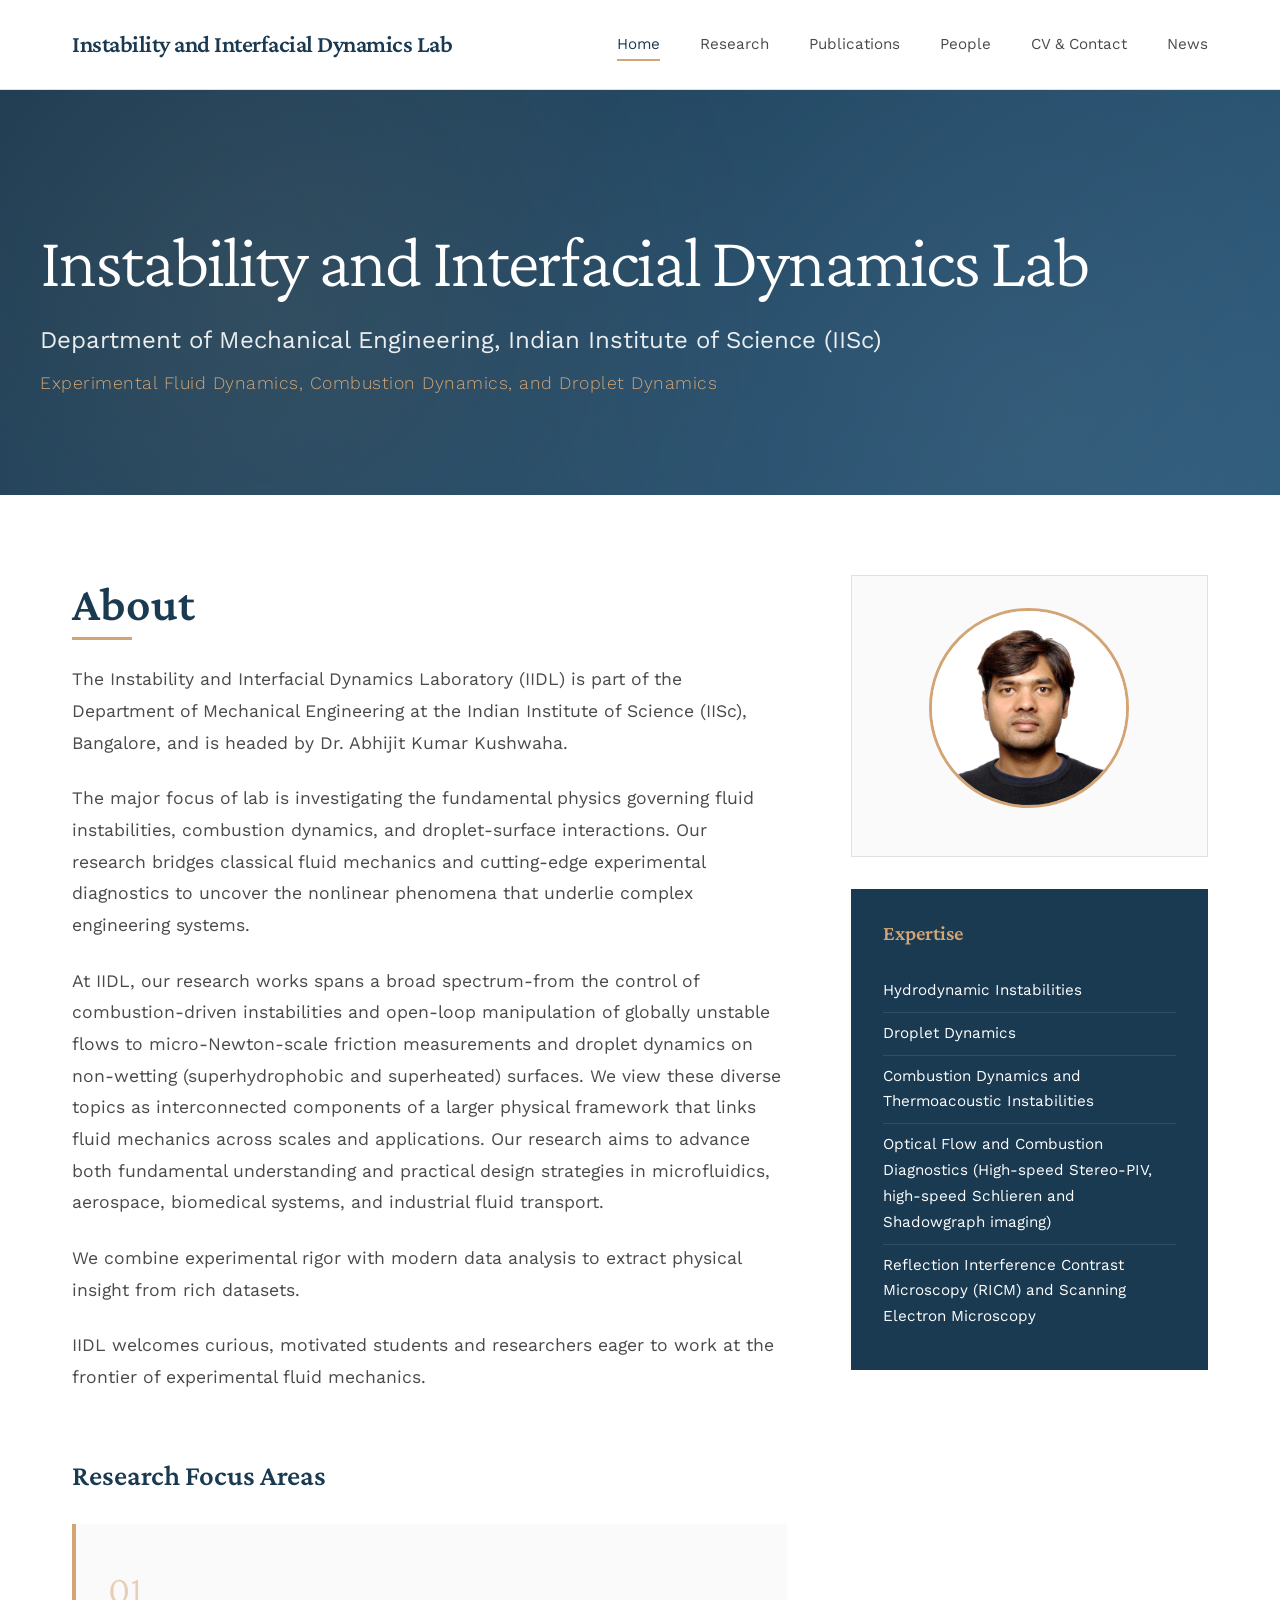
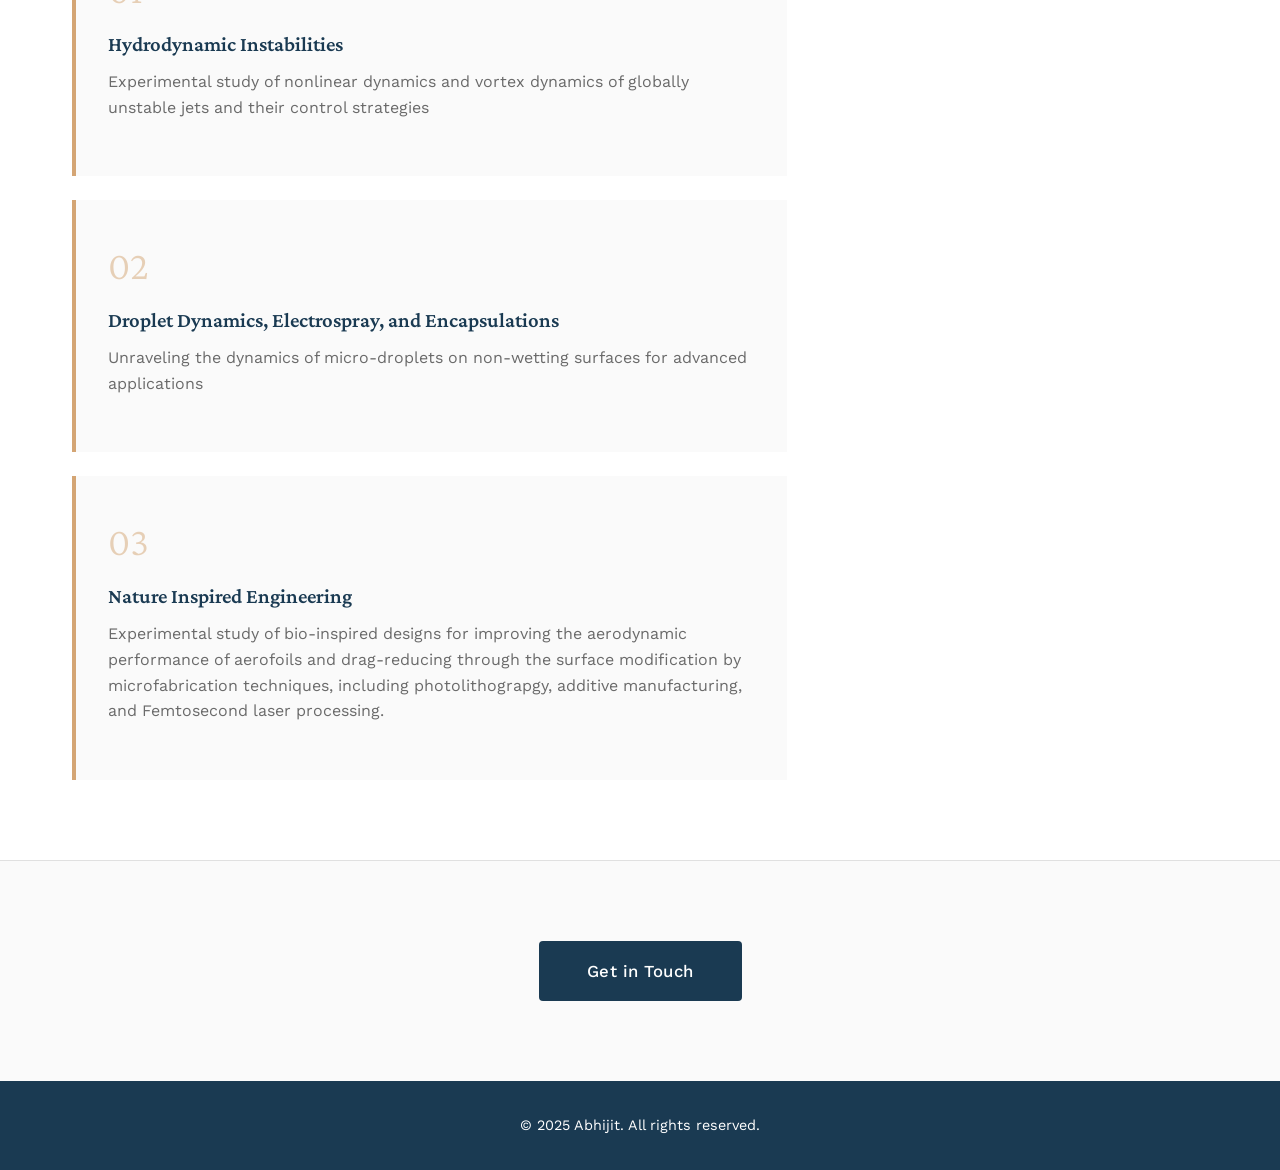
<file: index.html>
<!DOCTYPE html>
<html lang="en">
<head>
    <meta charset="UTF-8">
    <meta name="viewport" content="width=device-width, initial-scale=1.0">
    <title>Instability and Interfacial Dynamics Lab </title>
    <link rel="stylesheet" href="styles.css">
    <link rel="preconnect" href="https://fonts.googleapis.com">
    <link rel="preconnect" href="https://fonts.gstatic.com" crossorigin>
    <link href="https://fonts.googleapis.com/css2?family=Crimson+Pro:wght@300;400;600&family=Work+Sans:wght@300;400;500;600&display=swap" rel="stylesheet">
</head>
<body>
    <nav class="navbar">
        <div class="nav-container">
            <a href="index.html" class="nav-logo">Instability and Interfacial Dynamics Lab</a>
            <ul class="nav-menu">
                <li><a href="index.html" class="nav-link active">Home</a></li>
                <li><a href="research.html" class="nav-link">Research</a></li>
                <li><a href="publications.html" class="nav-link">Publications</a></li>
                <li><a href="people.html" class="nav-link active">People</a></li>               
                <li><a href="contact.html" class="nav-link">CV & Contact</a></li>
                <li><a href="news.html" class="nav-link">News</a></li>
            </ul>
        </div>
    </nav>

    <main>
        <section class="hero">
            <div class="hero-content">
                <div class="hero-text">
                    <h1 class="fade-in">Instability and Interfacial Dynamics Lab</h1>
                    <p class="subtitle fade-in-delay-1">Department of Mechanical Engineering, Indian Institute of Science (IISc) </p>
                    <p class="tagline fade-in-delay-2">Experimental Fluid Dynamics, Combustion Dynamics, and Droplet Dynamics</p>
                </div>
            </div>
        </section>

        <section class="about">
            <div class="container">
                <div class="about-grid">
                    <div class="about-content">
                        <h2>About</h2>
                        <p> The Instability and Interfacial Dynamics Laboratory (IIDL) is part of the Department of Mechanical Engineering at the Indian Institute of Science (IISc), Bangalore, and is headed by Dr. Abhijit Kumar Kushwaha.</p>
                        
                        <p> The major focus of lab is investigating the fundamental physics governing fluid instabilities, combustion dynamics, and droplet-surface interactions. Our research bridges classical fluid mechanics and cutting-edge experimental diagnostics to uncover the nonlinear phenomena that underlie complex engineering systems.</p>
                        
                        <p> At IIDL, our research works spans a broad spectrum-from the control of combustion-driven instabilities and open-loop manipulation of globally unstable flows to micro-Newton-scale friction measurements and droplet dynamics on non-wetting (superhydrophobic and superheated) surfaces. We view these diverse topics as interconnected components of a larger physical framework that links fluid mechanics across scales and applications. Our research aims to advance both fundamental understanding and practical design strategies in microfluidics, aerospace, biomedical systems, and industrial fluid transport.</p>
                        
                        <p> We combine experimental rigor with modern data analysis to extract physical insight from rich datasets.</p>
                        <p>IIDL welcomes curious, motivated students and researchers eager to work at the frontier of experimental fluid mechanics.</p>


                        <div class="research-highlights">
                            <h3>Research Focus Areas</h3>
                            <div class="highlight-cards">
                                <div class="highlight-card">
                                    <div class="card-number">01</div>
                                    <h4>Hydrodynamic Instabilities</h4>
                                    <p>Experimental study of nonlinear dynamics and vortex dynamics of globally unstable jets and their control strategies</p>

                                </div>
                                <div class="highlight-card">
                                    <div class="card-number">02</div>
                                    <h4>Droplet Dynamics, Electrospray, and Encapsulations</h4>
                                    <p>Unraveling the dynamics of micro-droplets on non-wetting surfaces for advanced applications</p>
                                </div>
                                <div class="highlight-card">
                                    <div class="card-number">03</div>
                                    <h4>Nature Inspired Engineering</h4>
                                    <p>Experimental study of bio-inspired designs for improving the aerodynamic performance of aerofoils and drag-reducing through the surface modification by microfabrication techniques, including photolithograpgy, additive
                                        manufacturing, and Femtosecond laser processing.</p>
                                </div>
                            </div>
                        </div>
                    </div>
                    
                    <div class="about-sidebar">
                        <div class="profile-card">
                            <div class="profile-image-placeholder">
                                <img src="abhii.jpg" alt="Abhijit Kumar Kushwaha - Professional Photo" style="width: 100%; height: 100%; object-fit: cover;">
                            </div>
                        </div>
                        
                        <div class="expertise-box">
                            <h4>Expertise</h4>
                            <ul>
                                <li>Hydrodynamic Instabilities</li>
                                <li>Droplet Dynamics</li>
                                <li>Combustion Dynamics and Thermoacoustic Instabilities</li>
                                <li>Optical Flow and Combustion Diagnostics (High-speed Stereo-PIV, high-speed Schlieren and Shadowgraph imaging)</li>
                                <li>Reflection Interference Contrast Microscopy (RICM) and Scanning Electron Microscopy</li>
                            </ul>
                        </div>
                    </div>
                </div>
            </div>
        </section>

        <section class="cta-section">
            <div class="container">
                <div class="cta-content">
                    <a href="contact.html" class="cta-button">Get in Touch</a>
                </div>
            </div>
        </section>
    </main>

    <footer>
        <div class="container">
            <p>&copy; 2025 Abhijit. All rights reserved.</p>
        </div>
    </footer>

    <script src="script.js"></script>
</body>
</html>
</file>
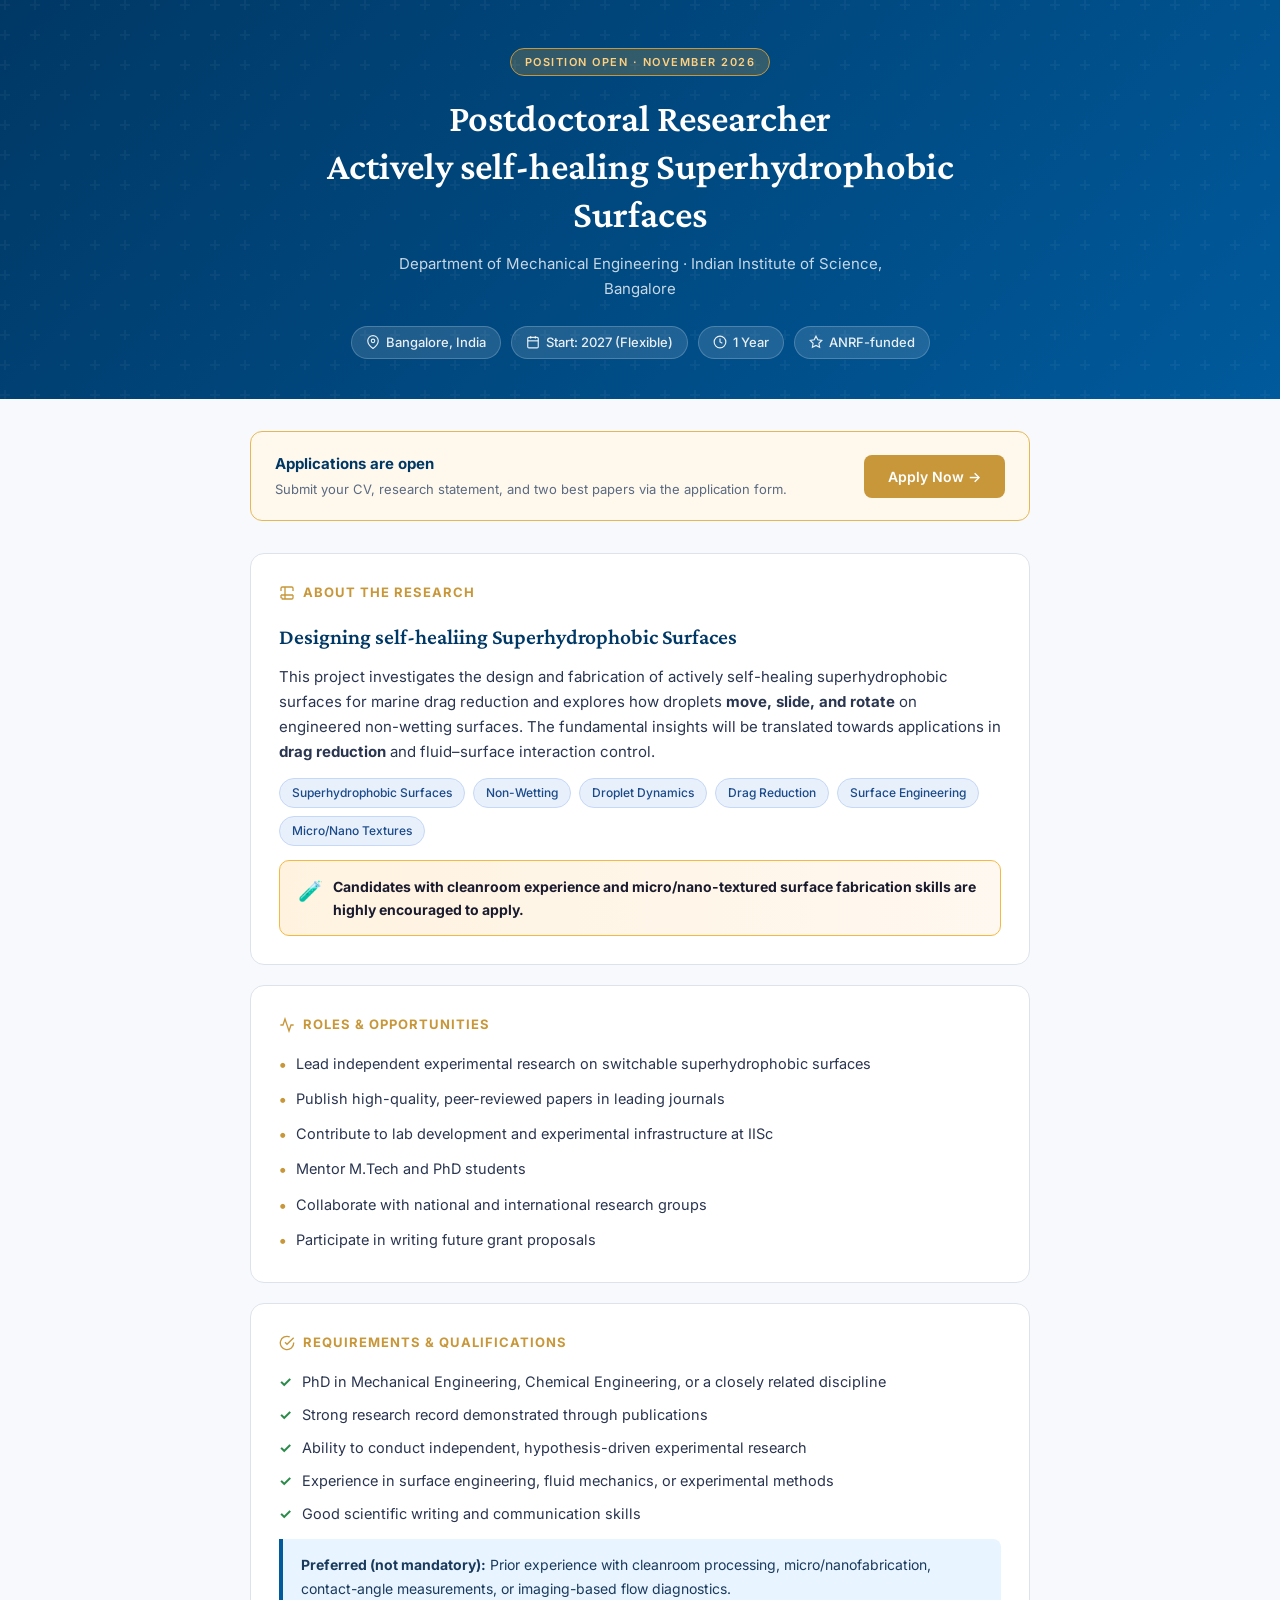
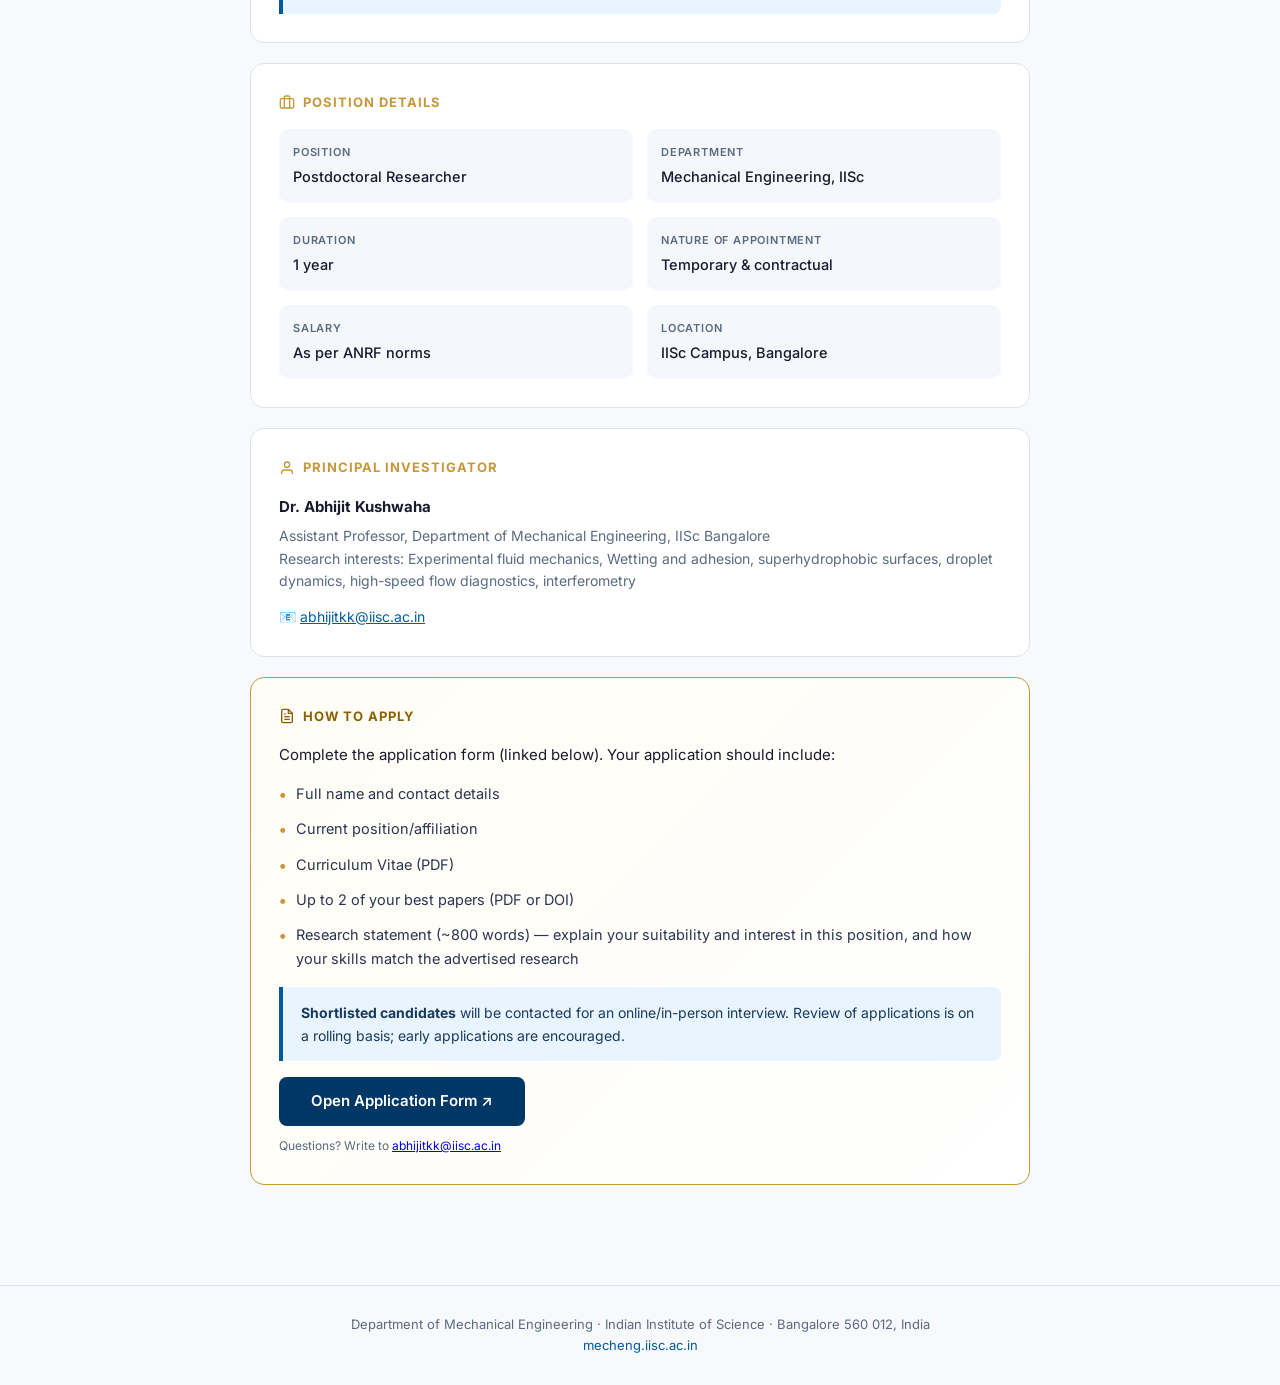
<file: postdoc/index.html>
<!DOCTYPE html>
<html lang="en">
<head>
<meta charset="UTF-8">
<meta name="viewport" content="width=device-width, initial-scale=1.0">
<title>Postdoctoral Researcher — IISc Bangalore (Superhydrophobic Surfaces)</title>
<style>
  @import url('https://fonts.googleapis.com/css2?family=Inter:wght@300;400;500;600;700&family=Crimson+Pro:ital,wght@0,400;0,600;1,400&display=swap');

  *, *::before, *::after { box-sizing: border-box; margin: 0; padding: 0; }

  :root {
    --iisc-blue: #003865;
    --iisc-gold: #C8973A;
    --accent: #005A9C;
    --text: #1a1a2e;
    --muted: #5a6a80;
    --bg: #f8f9fc;
    --card: #ffffff;
    --border: #dde3ed;
    --tag-bg: #e8f0fb;
    --tag-fg: #1a4a8a;
    --highlight: #fff8ed;
    --highlight-border: #e6b854;
  }

  body {
    font-family: 'Inter', sans-serif;
    background: var(--bg);
    color: var(--text);
    line-height: 1.65;
    font-size: 15px;
  }

  .hero {
    background: linear-gradient(135deg, var(--iisc-blue) 0%, #005A9C 100%);
    color: white;
    padding: 48px 24px 40px;
    text-align: center;
    position: relative;
    overflow: hidden;
  }
  .hero::before {
    content: '';
    position: absolute; inset: 0;
    background: url("data:image/svg+xml,%3Csvg width='60' height='60' viewBox='0 0 60 60' xmlns='http://www.w3.org/2000/svg'%3E%3Cg fill='none' fill-rule='evenodd'%3E%3Cg fill='%23ffffff' fill-opacity='0.04'%3E%3Cpath d='M36 34v-4h-2v4h-4v2h4v4h2v-4h4v-2h-4zm0-30V0h-2v4h-4v2h4v4h2V6h4V4h-4zM6 34v-4H4v4H0v2h4v4h2v-4h4v-2H6zM6 4V0H4v4H0v2h4v4h2V6h4V4H6z'/%3E%3C/g%3E%3C/g%3E%3C/svg%3E");
  }
  .hero-label {
    display: inline-block;
    background: rgba(200,151,58,0.25);
    border: 1px solid var(--iisc-gold);
    color: #ffd080;
    font-size: 11px;
    font-weight: 600;
    letter-spacing: 1.5px;
    text-transform: uppercase;
    padding: 4px 14px;
    border-radius: 20px;
    margin-bottom: 18px;
  }
  .hero h1 {
    font-family: 'Crimson Pro', Georgia, serif;
    font-size: clamp(1.6rem, 4vw, 2.4rem);
    font-weight: 600;
    line-height: 1.25;
    max-width: 700px;
    margin: 0 auto 14px;
  }
  .hero-sub {
    font-size: 15px;
    color: rgba(255,255,255,0.78);
    max-width: 540px;
    margin: 0 auto 24px;
  }
  .hero-meta {
    display: flex;
    flex-wrap: wrap;
    justify-content: center;
    gap: 10px;
  }
  .meta-pill {
    display: flex;
    align-items: center;
    gap: 6px;
    background: rgba(255,255,255,0.12);
    border: 1px solid rgba(255,255,255,0.2);
    color: rgba(255,255,255,0.9);
    padding: 5px 14px;
    border-radius: 20px;
    font-size: 13px;
    font-weight: 500;
  }

  .container {
    max-width: 820px;
    margin: 0 auto;
    padding: 0 20px 60px;
  }

  .cta-bar {
    background: var(--highlight);
    border: 1.5px solid var(--highlight-border);
    border-radius: 12px;
    padding: 20px 24px;
    margin: 32px 0;
    display: flex;
    flex-wrap: wrap;
    align-items: center;
    justify-content: space-between;
    gap: 14px;
  }
  .cta-text strong { color: var(--iisc-blue); font-size: 15px; }
  .cta-text p { color: var(--muted); font-size: 13px; margin-top: 2px; }
  .cta-btn {
    display: inline-block;
    background: var(--iisc-gold);
    color: white;
    font-weight: 600;
    font-size: 14px;
    padding: 10px 24px;
    border-radius: 8px;
    text-decoration: none;
    white-space: nowrap;
    transition: opacity .15s;
  }
  .cta-btn:hover { opacity: 0.88; }

  .card {
    background: var(--card);
    border: 1px solid var(--border);
    border-radius: 14px;
    padding: 28px;
    margin-bottom: 20px;
  }
  .card-title {
    font-size: 13px;
    font-weight: 700;
    letter-spacing: 1px;
    text-transform: uppercase;
    color: var(--iisc-gold);
    margin-bottom: 16px;
    display: flex;
    align-items: center;
    gap: 8px;
  }
  .card-title svg { flex-shrink: 0; }

  h2 {
    font-family: 'Crimson Pro', Georgia, serif;
    font-size: 1.35rem;
    font-weight: 600;
    color: var(--iisc-blue);
    margin-bottom: 10px;
  }

  .tags { display: flex; flex-wrap: wrap; gap: 8px; margin-top: 12px; }
  .tag {
    background: var(--tag-bg);
    color: var(--tag-fg);
    font-size: 12px;
    font-weight: 500;
    padding: 4px 12px;
    border-radius: 20px;
    border: 1px solid #c5d8f7;
  }

  ul.checkmark, ul.bullet {
    list-style: none;
    display: flex;
    flex-direction: column;
    gap: 9px;
    padding: 0;
  }
  ul.checkmark li::before { content: '✓'; color: #2a8a4a; font-weight: 700; margin-right: 10px; }
  ul.bullet li::before { content: '•'; color: var(--iisc-gold); font-weight: 700; margin-right: 10px; font-size: 1.1em; }
  ul li { font-size: 14.5px; color: #2a3550; display: flex; align-items: flex-start; }

  .info-box {
    background: #e8f4ff;
    border-left: 4px solid var(--accent);
    border-radius: 0 8px 8px 0;
    padding: 14px 18px;
    font-size: 14px;
    color: #1a3a5c;
    margin-top: 14px;
  }

  .grid-2 { display: grid; grid-template-columns: 1fr 1fr; gap: 14px; }
  @media (max-width: 540px) { .grid-2 { grid-template-columns: 1fr; } }

  .kv-item { padding: 14px; background: #f4f7fc; border-radius: 10px; }
  .kv-label { font-size: 11px; font-weight: 600; letter-spacing: .8px; text-transform: uppercase; color: var(--muted); margin-bottom: 4px; }
  .kv-value { font-size: 14.5px; font-weight: 500; color: var(--text); }

  .encouraged {
    background: linear-gradient(90deg, #fff3e0, #fff8f0);
    border: 1.5px solid #f5b942;
    border-radius: 10px;
    padding: 14px 18px;
    font-size: 14px;
    display: flex;
    align-items: flex-start;
    gap: 10px;
    margin-top: 14px;
  }
  .encouraged-icon { font-size: 20px; flex-shrink: 0; }

  .footer {
    text-align: center;
    color: var(--muted);
    font-size: 13px;
    padding: 28px 20px;
    border-top: 1px solid var(--border);
    margin-top: 20px;
  }
  .footer a { color: var(--accent); text-decoration: none; }
</style>
</head>
<body>

<div class="hero">
  <div class="hero-label">Position Open · November 2026</div>
  <h1>Postdoctoral Researcher<br>Actively self-healing Superhydrophobic Surfaces</h1>
  <p class="hero-sub">Department of Mechanical Engineering · Indian Institute of Science, Bangalore</p>
  <div class="hero-meta">
    <span class="meta-pill">
      <svg width="14" height="14" viewBox="0 0 24 24" fill="none" stroke="currentColor" stroke-width="2"><path d="M21 10c0 7-9 13-9 13s-9-6-9-13a9 9 0 0 1 18 0z"/><circle cx="12" cy="10" r="3"/></svg>
      Bangalore, India
    </span>
    <span class="meta-pill">
      <svg width="14" height="14" viewBox="0 0 24 24" fill="none" stroke="currentColor" stroke-width="2"><rect x="3" y="4" width="18" height="18" rx="2" ry="2"/><line x1="16" y1="2" x2="16" y2="6"/><line x1="8" y1="2" x2="8" y2="6"/><line x1="3" y1="10" x2="21" y2="10"/></svg>
      Start: 2027 (Flexible)
    </span>
    <span class="meta-pill">
      <svg width="14" height="14" viewBox="0 0 24 24" fill="none" stroke="currentColor" stroke-width="2"><circle cx="12" cy="12" r="10"/><polyline points="12 6 12 12 16 14"/></svg>
      1 Year
    </span>
    <span class="meta-pill">
      <svg width="14" height="14" viewBox="0 0 24 24" fill="none" stroke="currentColor" stroke-width="2"><path d="M12 2l3.09 6.26L22 9.27l-5 4.87 1.18 6.88L12 17.77l-6.18 3.25L7 14.14 2 9.27l6.91-1.01L12 2z"/></svg>
      ANRF-funded
    </span>
  </div>
</div>

<div class="container">

  <div class="cta-bar">
    <div class="cta-text">
      <strong>Applications are open</strong>
      <p>Submit your CV, research statement, and two best papers via the application form.</p>
    </div>
    <a class="cta-btn" href="#apply">Apply Now →</a>
  </div>

  <div class="card">
    <div class="card-title">
      <svg width="16" height="16" viewBox="0 0 24 24" fill="none" stroke="currentColor" stroke-width="2"><path d="M9 3H5a2 2 0 0 0-2 2v4m6-6h10a2 2 0 0 1 2 2v4M9 3v18m0 0h10a2 2 0 0 0 2-2v-4M9 21H5a2 2 0 0 0-2-2v-4m0 0h18"/></svg>
      About the Research
    </div>
    <h2>Designing self-healiing Superhydrophobic Surfaces</h2>
    <p style="color:#2a3550; font-size:15px; margin-bottom:14px;">
      This project investigates the design and fabrication of actively self-healing superhydrophobic surfaces for marine drag reduction and explores how droplets <strong>move, slide, and rotate</strong> on engineered non-wetting surfaces. The fundamental insights will be translated towards applications in <strong>drag reduction</strong> and fluid–surface interaction control.
    </p>
    <div class="tags">
      <span class="tag">Superhydrophobic Surfaces</span>
      <span class="tag">Non-Wetting</span>
      <span class="tag">Droplet Dynamics</span>
      <span class="tag">Drag Reduction</span>
      <span class="tag">Surface Engineering</span>
      <span class="tag">Micro/Nano Textures</span>
    </div>
    <div class="encouraged">
      <span class="encouraged-icon">🧪</span>
      <span><strong>Candidates with cleanroom experience and micro/nano-textured surface fabrication skills are highly encouraged to apply.</strong></span>
    </div>
  </div>

  <div class="card">
    <div class="card-title">
      <svg width="16" height="16" viewBox="0 0 24 24" fill="none" stroke="currentColor" stroke-width="2"><polyline points="22 12 18 12 15 21 9 3 6 12 2 12"/></svg>
      Roles &amp; Opportunities
    </div>
    <ul class="bullet">
      <li>Lead independent experimental research on switchable superhydrophobic surfaces</li>
      <li>Publish high-quality, peer-reviewed papers in leading journals</li>
      <li>Contribute to lab development and experimental infrastructure at IISc</li>
      <li>Mentor M.Tech and PhD students</li>
      <li>Collaborate with national and international research groups</li>
      <li>Participate in writing future grant proposals</li>
    </ul>
  </div>

  <div class="card">
    <div class="card-title">
      <svg width="16" height="16" viewBox="0 0 24 24" fill="none" stroke="currentColor" stroke-width="2"><path d="M22 11.08V12a10 10 0 1 1-5.93-9.14"/><polyline points="22 4 12 14.01 9 11.01"/></svg>
      Requirements &amp; Qualifications
    </div>
    <ul class="checkmark">
      <li>PhD in Mechanical Engineering, Chemical Engineering, or a closely related discipline</li>
      <li>Strong research record demonstrated through publications</li>
      <li>Ability to conduct independent, hypothesis-driven experimental research</li>
      <li>Experience in surface engineering, fluid mechanics, or experimental methods</li>
      <li>Good scientific writing and communication skills</li>
    </ul>
    <div class="info-box">
      <strong>Preferred (not mandatory):</strong> Prior experience with cleanroom processing, micro/nanofabrication, contact-angle measurements, or imaging-based flow diagnostics.
    </div>
  </div>

  <div class="card">
    <div class="card-title">
      <svg width="16" height="16" viewBox="0 0 24 24" fill="none" stroke="currentColor" stroke-width="2"><rect x="2" y="7" width="20" height="14" rx="2" ry="2"/><path d="M16 21V5a2 2 0 0 0-2-2h-4a2 2 0 0 0-2 2v16"/></svg>
      Position Details
    </div>
    <div class="grid-2">
      <div class="kv-item">
        <div class="kv-label">Position</div>
        <div class="kv-value">Postdoctoral Researcher</div>
      </div>
      <div class="kv-item">
        <div class="kv-label">Department</div>
        <div class="kv-value">Mechanical Engineering, IISc</div>
      </div>
      <div class="kv-item">
        <div class="kv-label">Duration</div>
        <div class="kv-value">1 year </div>
      </div>
      <div class="kv-item">
        <div class="kv-label">Nature of Appointment</div>
        <div class="kv-value">Temporary &amp; contractual</div>
      </div>
      <div class="kv-item">
        <div class="kv-label">Salary</div>
        <div class="kv-value">As per ANRF norms</div>
      </div>
      <div class="kv-item">
        <div class="kv-label">Location</div>
        <div class="kv-value">IISc Campus, Bangalore</div>
      </div>
    </div>
  </div>

  <div class="card">
    <div class="card-title">
      <svg width="16" height="16" viewBox="0 0 24 24" fill="none" stroke="currentColor" stroke-width="2"><path d="M20 21v-2a4 4 0 0 0-4-4H8a4 4 0 0 0-4 4v2"/><circle cx="12" cy="7" r="4"/></svg>
      Principal Investigator
    </div>
    <p style="font-size:15px; margin-bottom:6px;"><strong>Dr. Abhijit Kushwaha</strong></p>
    <p style="color:var(--muted); font-size:14px; line-height:1.6;">
      Assistant Professor, Department of Mechanical Engineering, IISc Bangalore<br>
      Research interests: Experimental fluid mechanics, Wetting and adhesion, superhydrophobic surfaces, droplet dynamics, high-speed flow diagnostics, interferometry
    </p>
    <p style="margin-top:12px; font-size:14px;">
      📧 <a href="mailto:abhijitkk@iisc.ac.in" style="color:var(--accent);">abhijitkk@iisc.ac.in</a>
    </p>
  </div>

  <div id="apply" class="card" style="border-color: var(--iisc-gold); background: linear-gradient(135deg,#fffdf5,#fff);">
    <div class="card-title" style="color: #8a6000;">
      <svg width="16" height="16" viewBox="0 0 24 24" fill="none" stroke="currentColor" stroke-width="2"><path d="M14 2H6a2 2 0 0 0-2 2v16a2 2 0 0 0 2 2h12a2 2 0 0 0 2-2V8z"/><polyline points="14 2 14 8 20 8"/><line x1="16" y1="13" x2="8" y2="13"/><line x1="16" y1="17" x2="8" y2="17"/><polyline points="10 9 9 9 8 9"/></svg>
      How to Apply
    </div>
    <p style="font-size:15px; margin-bottom:14px;">
      Complete the application form (linked below). Your application should include:
    </p>
    <ul class="bullet" style="margin-bottom:16px;">
      <li>Full name and contact details</li>
      <li>Current position/affiliation</li>
      <li>Curriculum Vitae (PDF)</li>
      <li>Up to 2 of your best papers (PDF or DOI)</li>
      <li>Research statement (~800 words) — explain your suitability and interest in this position, and how your skills match the advertised research</li>
    </ul>
    <div class="info-box" style="margin-bottom:16px;">
      <strong>Shortlisted candidates</strong> will be contacted for an online/in-person interview. Review of applications is on a rolling basis; early applications are encouraged.
    </div>
    <a class="cta-btn" href="https://forms.gle/fHqy4BmEtC9A257CA" target="_blank" style="display:inline-block; font-size:15px; padding:12px 32px; background: var(--iisc-blue);">
      Open Application Form ↗
    </a>
    <p style="font-size:12px; color:var(--muted); margin-top:10px;">
      Questions? Write to <a href="mailto:abhijitkk@iisc.ac.in">abhijitkk@iisc.ac.in</a>
    </p>
  </div>

</div>

<div class="footer">
  Department of Mechanical Engineering · Indian Institute of Science · Bangalore 560 012, India<br>
  <a href="https://mecheng.iisc.ac.in" target="_blank">mecheng.iisc.ac.in</a>
</div>

</body>
</html>
</file>
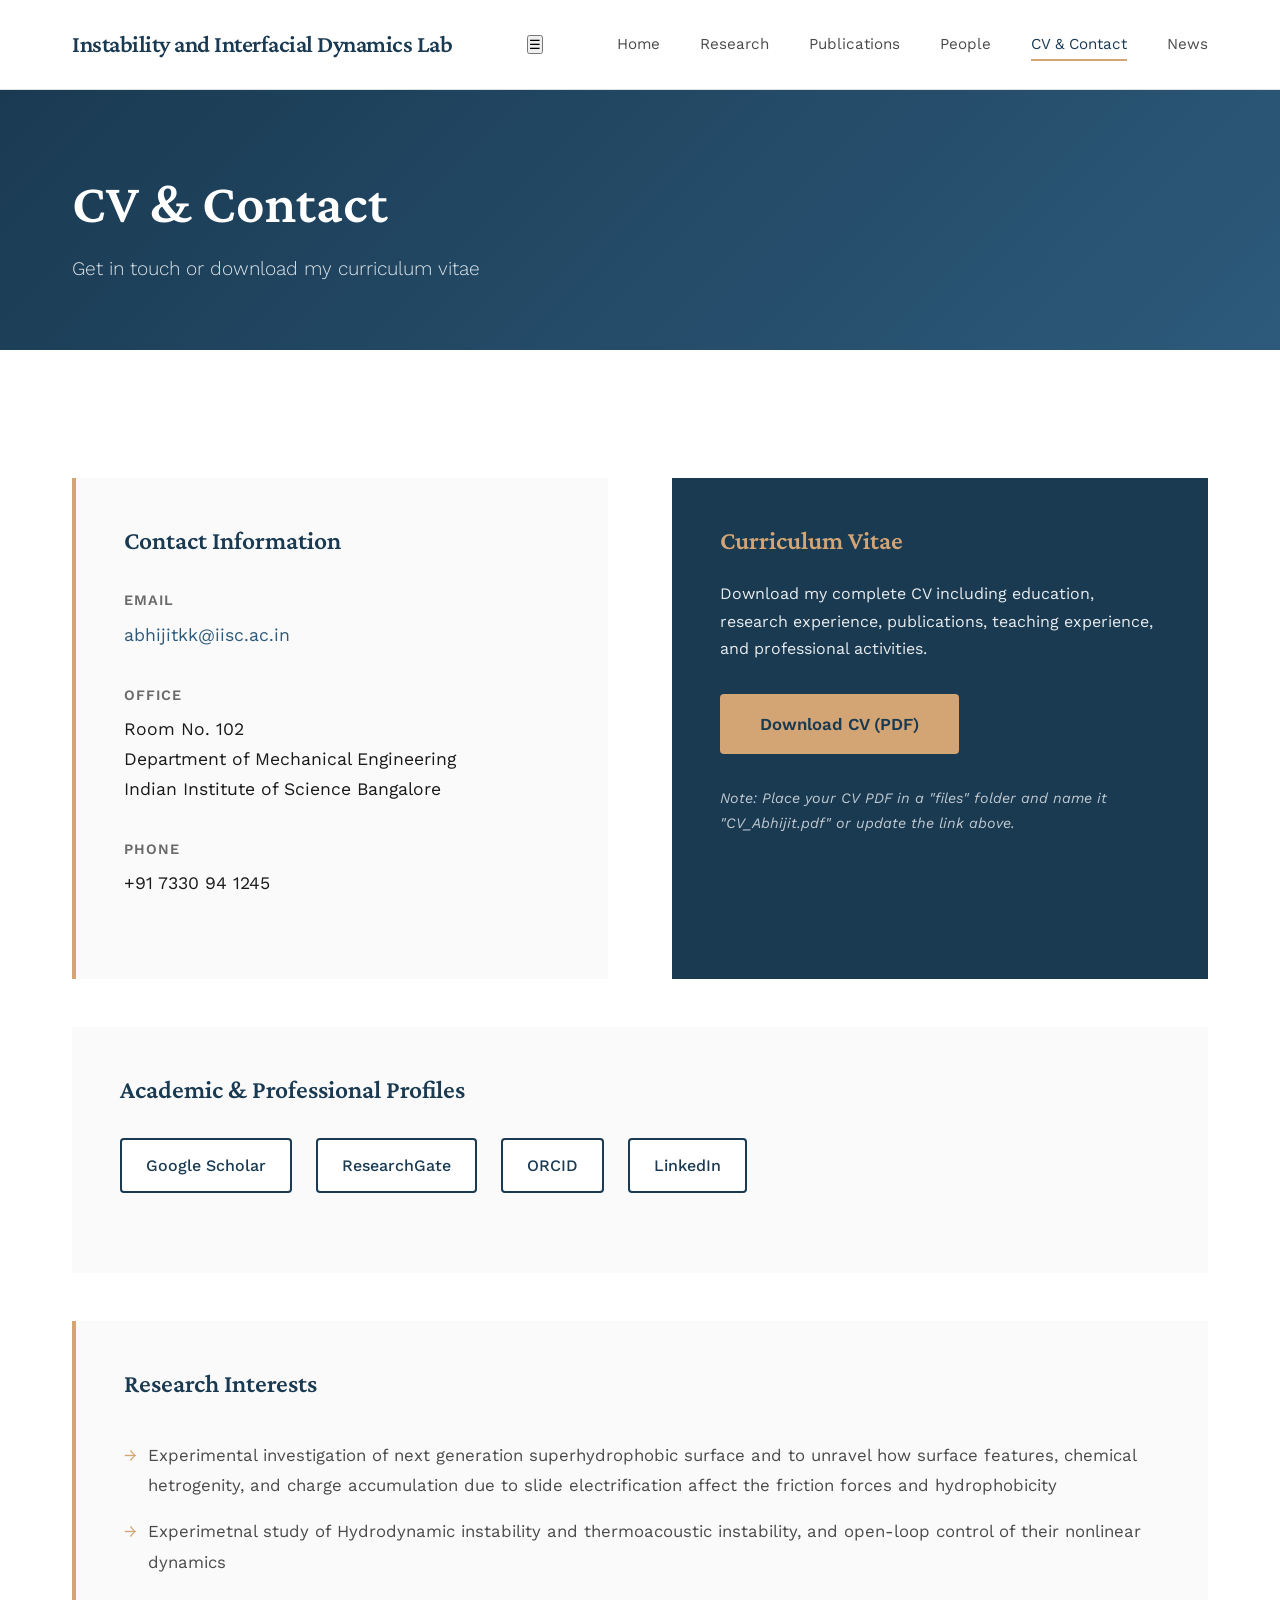
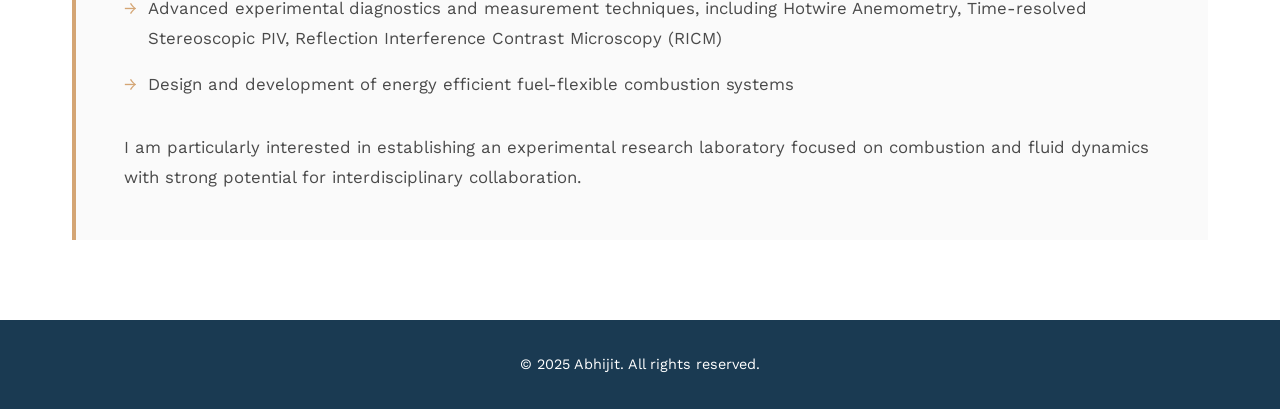
<file: contact.html>
<!DOCTYPE html>
<html lang="en">
<head>
    <meta charset="UTF-8">
    <meta name="viewport" content="width=device-width, initial-scale=1.0">
    <title>CV & Contact - Dr. Abhijit Kumar Kushwaha</title>
    <link rel="stylesheet" href="styles.css">
    <link rel="preconnect" href="https://fonts.googleapis.com">
    <link rel="preconnect" href="https://fonts.gstatic.com" crossorigin>
    <link href="https://fonts.googleapis.com/css2?family=Crimson+Pro:wght@300;400;600&family=Work+Sans:wght@300;400;500;600&display=swap" rel="stylesheet">
</head>
<body>
    <nav class="navbar">
        <div class="nav-container">
            <a href="index.html" class="nav-logo">Instability and Interfacial Dynamics Lab</a>
            <ul class="nav-menu">
                <li><a href="index.html" class="nav-link">Home</a></li>
                <li><a href="research.html" class="nav-link">Research</a></li>
                <li><a href="publications.html" class="nav-link">Publications</a></li>
                <li><a href="people.html" class="nav-link active">People</a></li>
                <li><a href="contact.html" class="nav-link active">CV & Contact</a></li>
                <li><a href="news.html" class="nav-link">News</a></li>
            </ul>
        </div>
    </nav>

    <main>
        <section class="page-header">
            <div class="container">
                <h1>CV & Contact</h1>
                <p class="header-subtitle">Get in touch or download my curriculum vitae</p>
            </div>
        </section>

        <section class="contact-section">
            <div class="container">
                <div class="contact-grid">
                    <!-- Contact Information -->
                    <div class="contact-info">
                        <h3>Contact Information</h3>
                        
                        <div class="info-item">
                            <div class="info-label">Email</div>
                            <div class="info-content">
                                <a href="mailto:your.email@institution.edu">abhijitkk@iisc.ac.in</a>

                            </div>
                        </div>

                        <div class="info-item">
                            <div class="info-label">Office</div>
                            <div class="info-content">
                                Room No. 102<br>
                                Department of Mechanical Engineering<br>
                                Indian Institute of Science Bangalore
                            </div>
                        </div>

                        <div class="info-item">
                            <div class="info-label">Phone</div>
                            <div class="info-content">
                                 +91 7330 94 1245
                            </div>
                        </div>
                    </div>

                    <!-- CV Download -->
                    <div class="cv-download">
                        <h3>Curriculum Vitae</h3>
                        <p>Download my complete CV including education, research experience, publications, teaching experience, and professional activities.</p>
                        <a href="files/CV_Abhijit.pdf" class="download-button" download>Download CV (PDF)</a>
                        <p style="margin-top: 2rem; font-size: 0.9rem; opacity: 0.8;">
                            <em>Note: Place your CV PDF in a "files" folder and name it "CV_Abhijit.pdf" or update the link above.</em>
                        </p>
                    </div>
                </div>

                <!-- Academic Profiles -->
                <div class="profiles-section">
                    <h3>Academic & Professional Profiles</h3>
                    <div class="profile-links">
                        <a href="https://scholar.google.com/citations?user=hf6RLRAAAAAJ&hl=en&authuser=1/" target="_blank" class="profile-link">Google Scholar</a>
                        <a href="https://www.researchgate.net/profile/Abhijit-Kushwaha/" target="_blank" class="profile-link">ResearchGate</a>
                        <a href="https://orcid.org/0000-0002-5306-1566/" target="_blank" class="profile-link">ORCID</a>
                        <a href="https://www.linkedin.com/in/abhijit-kumar-kushwaha-phd-10492497/" target="_blank" class="profile-link">LinkedIn</a>
                    </div>
                    <p style="margin-top: 2rem; font-size: 0.95rem; color: var(--text-light); font-style: italic;">
                    </p>
                </div>

                <!-- Additional Information -->
                <div class="contact-info" style="margin-top: 3rem;">
                    <h3>Research Interests</h3>
                    <div style="font-size: 1.05rem; line-height: 1.8; color: var(--text-gray);">
                        <ul style="list-style: none; padding-left: 0; margin-top: 1.5rem;">
                            <li style="padding: 0.5rem 0; padding-left: 1.5rem; position: relative;">
                                <span style="position: absolute; left: 0; color: var(--accent-gold);">→</span>
                                Experimental investigation of next generation superhydrophobic surface and to unravel how surface features, chemical hetrogenity, and charge accumulation due to slide electrification affect the friction forces and hydrophobicity
                            </li>
                            <li style="padding: 0.5rem 0; padding-left: 1.5rem; position: relative;">
                                <span style="position: absolute; left: 0; color: var(--accent-gold);">→</span>
                                Experimetnal study of Hydrodynamic instability and thermoacoustic instability, and open-loop control of their nonlinear dynamics
                            </li>
                            <li style="padding: 0.5rem 0; padding-left: 1.5rem; position: relative;">
                                <span style="position: absolute; left: 0; color: var(--accent-gold);">→</span>
                                Advanced experimental diagnostics and measurement techniques, including Hotwire Anemometry, Time-resolved Stereoscopic PIV, Reflection Interference Contrast Microscopy (RICM)
                            </li>
                            <li style="padding: 0.5rem 0; padding-left: 1.5rem; position: relative;">
                                <span style="position: absolute; left: 0; color: var(--accent-gold);">→</span>
                                Design and development of energy efficient fuel-flexible combustion systems 
                            </li>
                        </ul>
                        <p style="margin-top: 1.5rem;">I am particularly interested in establishing an experimental research laboratory focused on combustion and fluid dynamics with strong potential for interdisciplinary collaboration.</p>
                    </div>
                </div>
            </div>
        </section>
    </main>

    <footer>
        <div class="container">
            <p>&copy; 2025 Abhijit. All rights reserved.</p>
        </div>
    </footer>

    <script src="script.js"></script>
</body>
</html>
</file>
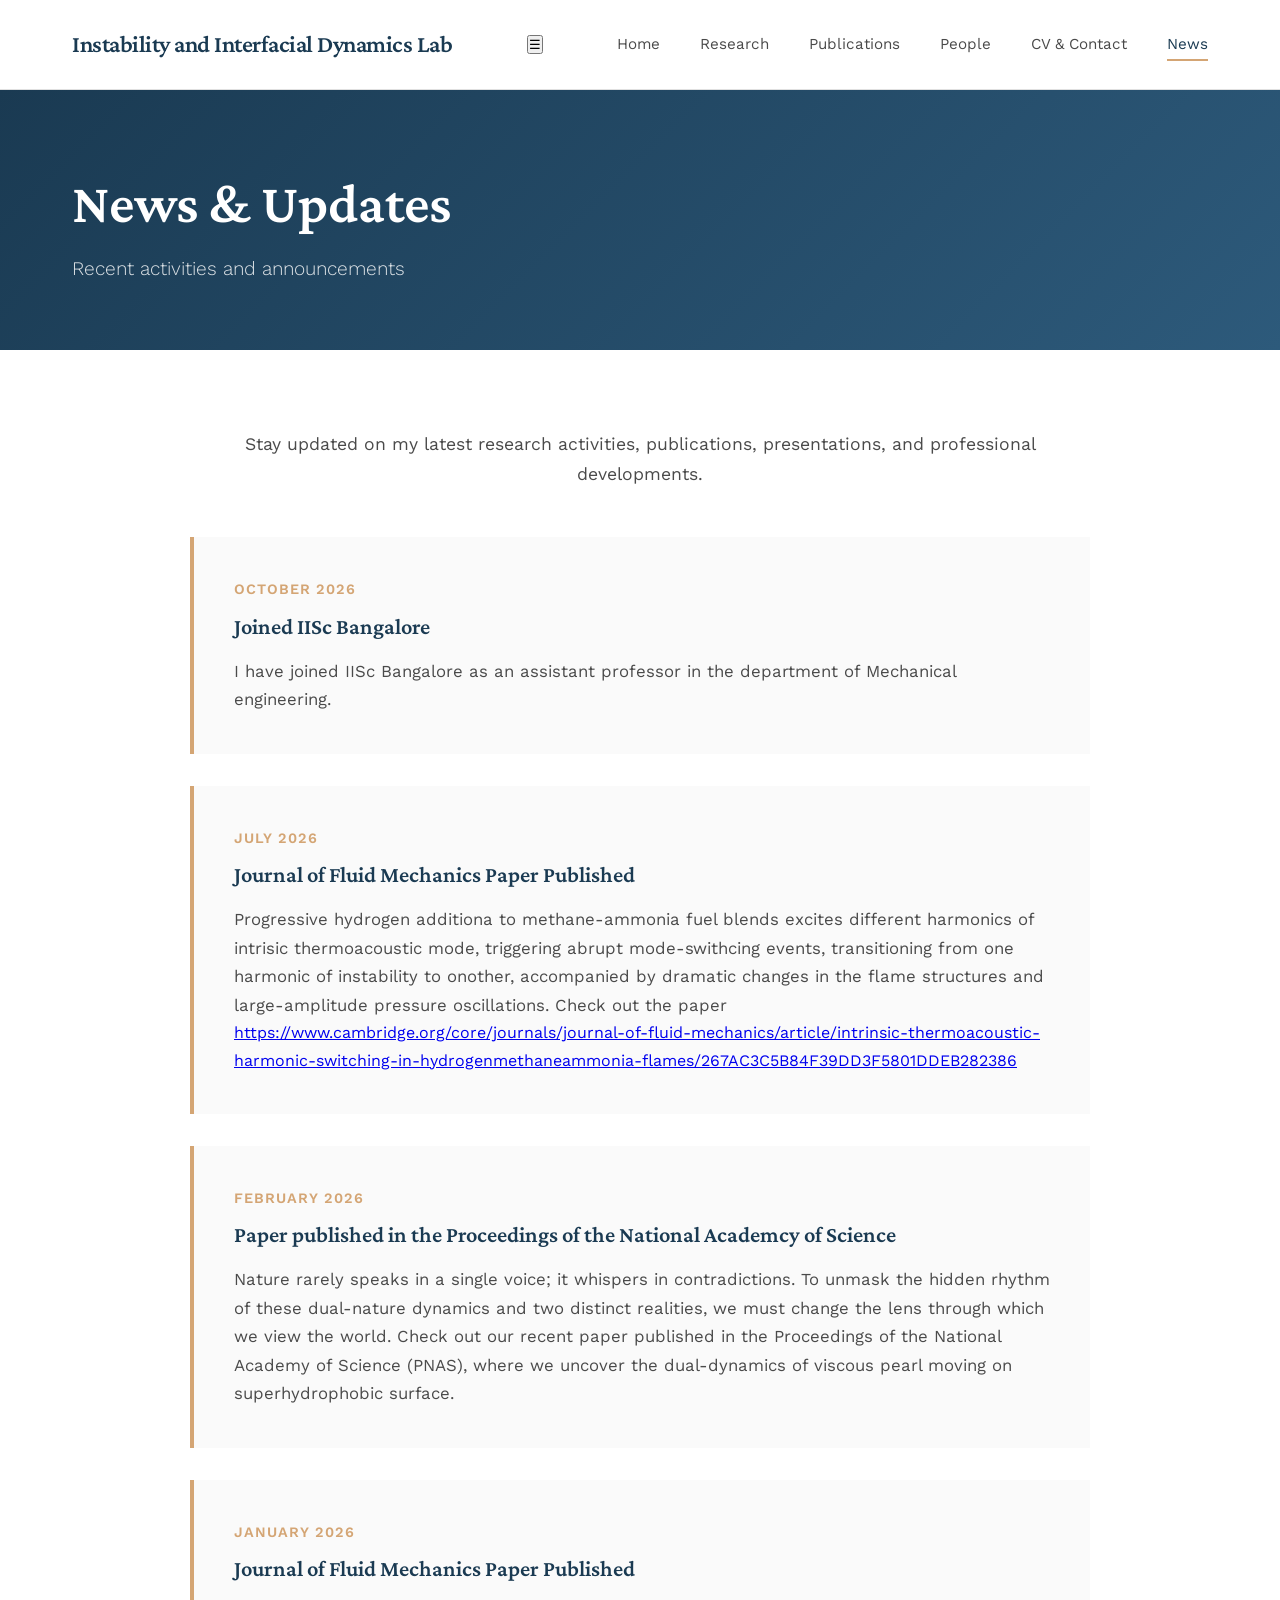
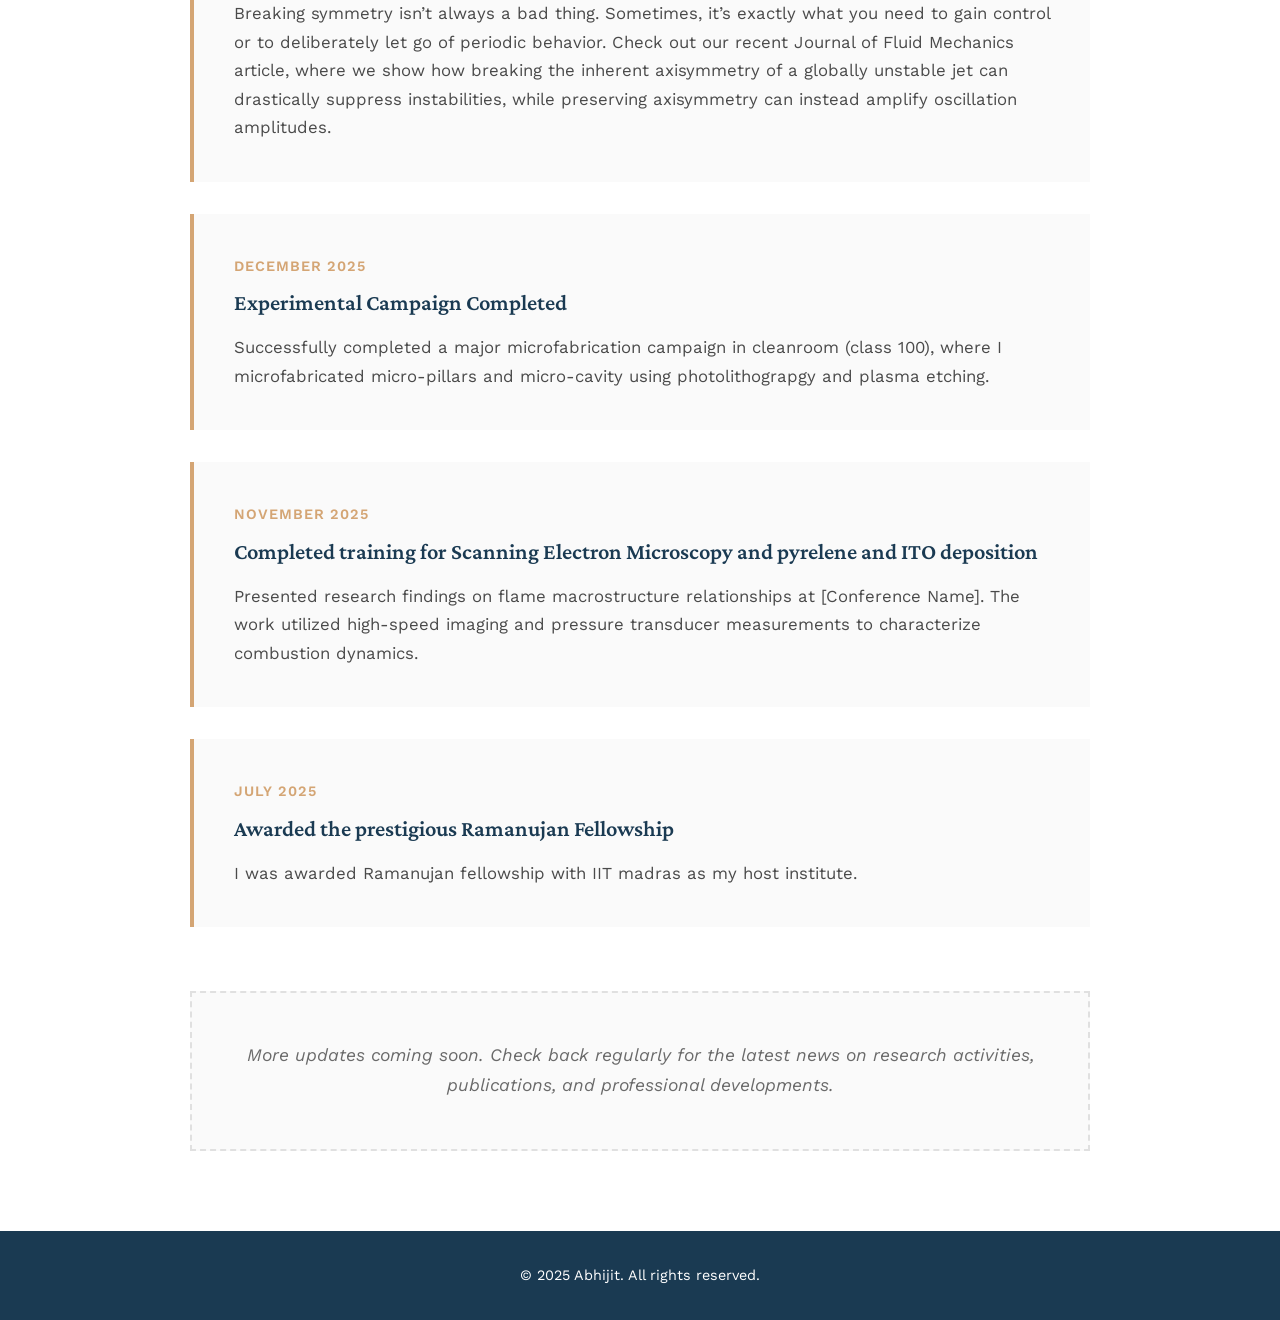
<file: news.html>
<!DOCTYPE html>
<html lang="en">
<head>
    <meta charset="UTF-8">
    <meta name="viewport" content="width=device-width, initial-scale=1.0">
    <title>News - Dr. Abhijit Kumar Kushwaha</title>
    <link rel="stylesheet" href="styles.css">
    <link rel="preconnect" href="https://fonts.googleapis.com">
    <link rel="preconnect" href="https://fonts.gstatic.com" crossorigin>
    <link href="https://fonts.googleapis.com/css2?family=Crimson+Pro:wght@300;400;600&family=Work+Sans:wght@300;400;500;600&display=swap" rel="stylesheet">
</head>
<body>
    <nav class="navbar">
        <div class="nav-container">
            <a href="index.html" class="nav-logo">Instability and Interfacial Dynamics Lab</a>
            <ul class="nav-menu">
                <li><a href="index.html" class="nav-link">Home</a></li>
                <li><a href="research.html" class="nav-link">Research</a></li>
                <li><a href="publications.html" class="nav-link">Publications</a></li>
                <li><a href="people.html" class="nav-link active">People</a></li>
                <li><a href="contact.html" class="nav-link">CV & Contact</a></li>
                <li><a href="news.html" class="nav-link active">News</a></li>
            </ul>
        </div>
    </nav>

    <main>
        <section class="page-header">
            <div class="container">
                <h1>News & Updates</h1>
                <p class="header-subtitle">Recent activities and announcements</p>
            </div>
        </section>

        <section class="news-section">
            <div class="container">
                <div class="news-intro">
                    <p>Stay updated on my latest research activities, publications, presentations, and professional developments.</p>
                </div>

                <div class="news-grid">
                    <!-- Example News Items - Replace with your actual updates -->

                    <div class="news-item">
                        <div class="news-date">October 2026</div>
                        <h3>Joined IISc Bangalore</h3>
                        <p>I have joined IISc Bangalore as an assistant professor in the department of Mechanical engineering.</p>
                    </div>


                    <!-- <div class="news-item">
                        <div class="news-date">April 2026</div>
                        <h3>Recieved an offer letter from IIT Delhi</h3>
                        <p>I have recieved an offer letter from IIT Delhi for the position of an Assistant Professor position.</p>
                    </div> -->

                    <div class="news-item">
                        <div class="news-date">July 2026</div>
                        <h3>Journal of Fluid Mechanics Paper Published</h3>
                        <p> Progressive hydrogen additiona to methane-ammonia fuel blends excites  different harmonics of intrisic thermoacoustic mode, triggering abrupt mode-swithcing events, transitioning from one harmonic of instability to onother, accompanied by dramatic changes in the flame structures and large-amplitude pressure oscillations. Check out the paper </p>
                        <a href="URL">https://www.cambridge.org/core/journals/journal-of-fluid-mechanics/article/intrinsic-thermoacoustic-harmonic-switching-in-hydrogenmethaneammonia-flames/267AC3C5B84F39DD3F5801DDEB282386</a>
                    </div>

                    <div class="news-item">
                        <div class="news-date">February 2026</div>
                        <h3>Paper published in the Proceedings of the National Academcy of Science</h3>
                        <p>Nature rarely speaks in a single voice; it whispers in contradictions. To unmask the hidden rhythm of these dual-nature dynamics and two distinct realities, we must change the lens through which we view the world. Check out our recent paper published in the Proceedings of the National Academy of Science (PNAS), where we uncover the dual-dynamics of viscous pearl moving on superhydrophobic surface.</p>
                    </div>

                    <div class="news-item">
                        <div class="news-date">January 2026</div>
                        <h3>Journal of Fluid Mechanics Paper Published</h3>
                        <p> Breaking symmetry isn’t always a bad thing. Sometimes, it’s exactly what you need to gain control or to deliberately let go of periodic behavior. 
                            Check out our recent Journal of Fluid Mechanics article, where we show how breaking the inherent axisymmetry of a globally unstable jet can drastically suppress instabilities, while preserving axisymmetry can instead amplify oscillation amplitudes.</p>
                    </div>

                    <div class="news-item">
                        <div class="news-date">December 2025</div>
                        <h3>Experimental Campaign Completed</h3>
                        <p>Successfully completed a major microfabrication campaign in cleanroom (class 100), where I microfabricated micro-pillars and micro-cavity using photolithograpgy and plasma etching.</p>
                    </div>

                    <div class="news-item">
                        <div class="news-date">November 2025</div>
                        <h3> Completed training for Scanning Electron Microscopy and pyrelene and ITO deposition</h3>
                        <p>Presented research findings on flame macrostructure relationships at [Conference Name]. The work utilized high-speed imaging and pressure transducer measurements to characterize combustion dynamics.</p>
                    </div>

                    <div class="news-item">
                        <div class="news-date">July 2025</div>
                        <h3> Awarded the prestigious Ramanujan Fellowship</h3>
                        <p> I was awarded Ramanujan fellowship with IIT madras as my host institute.</p>
                    </div>

                    <!-- Placeholder for future updates -->
                    <div class="news-placeholder">
                        <p>More updates coming soon. Check back regularly for the latest news on research activities, publications, and professional developments.</p>
                    </div>
                </div>

                <!-- Tips Section -->
                <!-- <div style="margin-top: 4rem; padding: 3rem; background: var(--bg-light); border-left: 4px solid var(--accent-gold);">
                    <h3 style="font-size: 1.4rem; margin-bottom: 1.5rem; color: var(--primary-blue);">How to Update This Section</h3>
                    <p style="font-size: 1.05rem; line-height: 1.8; color: var(--text-gray); margin-bottom: 1rem;">
                        To add new updates, copy the "news-item" div structure and modify the date, title, and description. Most recent items should appear at the top. Consider adding updates for:
                    </p>
                    <ul style="font-size: 1.05rem; line-height: 1.8; color: var(--text-gray); margin-left: 2rem;">
                        <li>Paper acceptances and publications</li>
                        <li>Conference presentations</li>
                        <li>Awards and honors</li>
                        <li>Completed research milestones</li>
                        <li>New collaborations</li>
                        <li>Teaching activities</li>
                        <li>Job search updates</li>
                    </ul>
                </div>-->
            </div>
        </section>
    </main>

    <footer>
        <div class="container">
            <p>&copy; 2025 Abhijit. All rights reserved.</p>
        </div>
    </footer>

    <script src="script.js"></script>
</body>
</html>
</file>
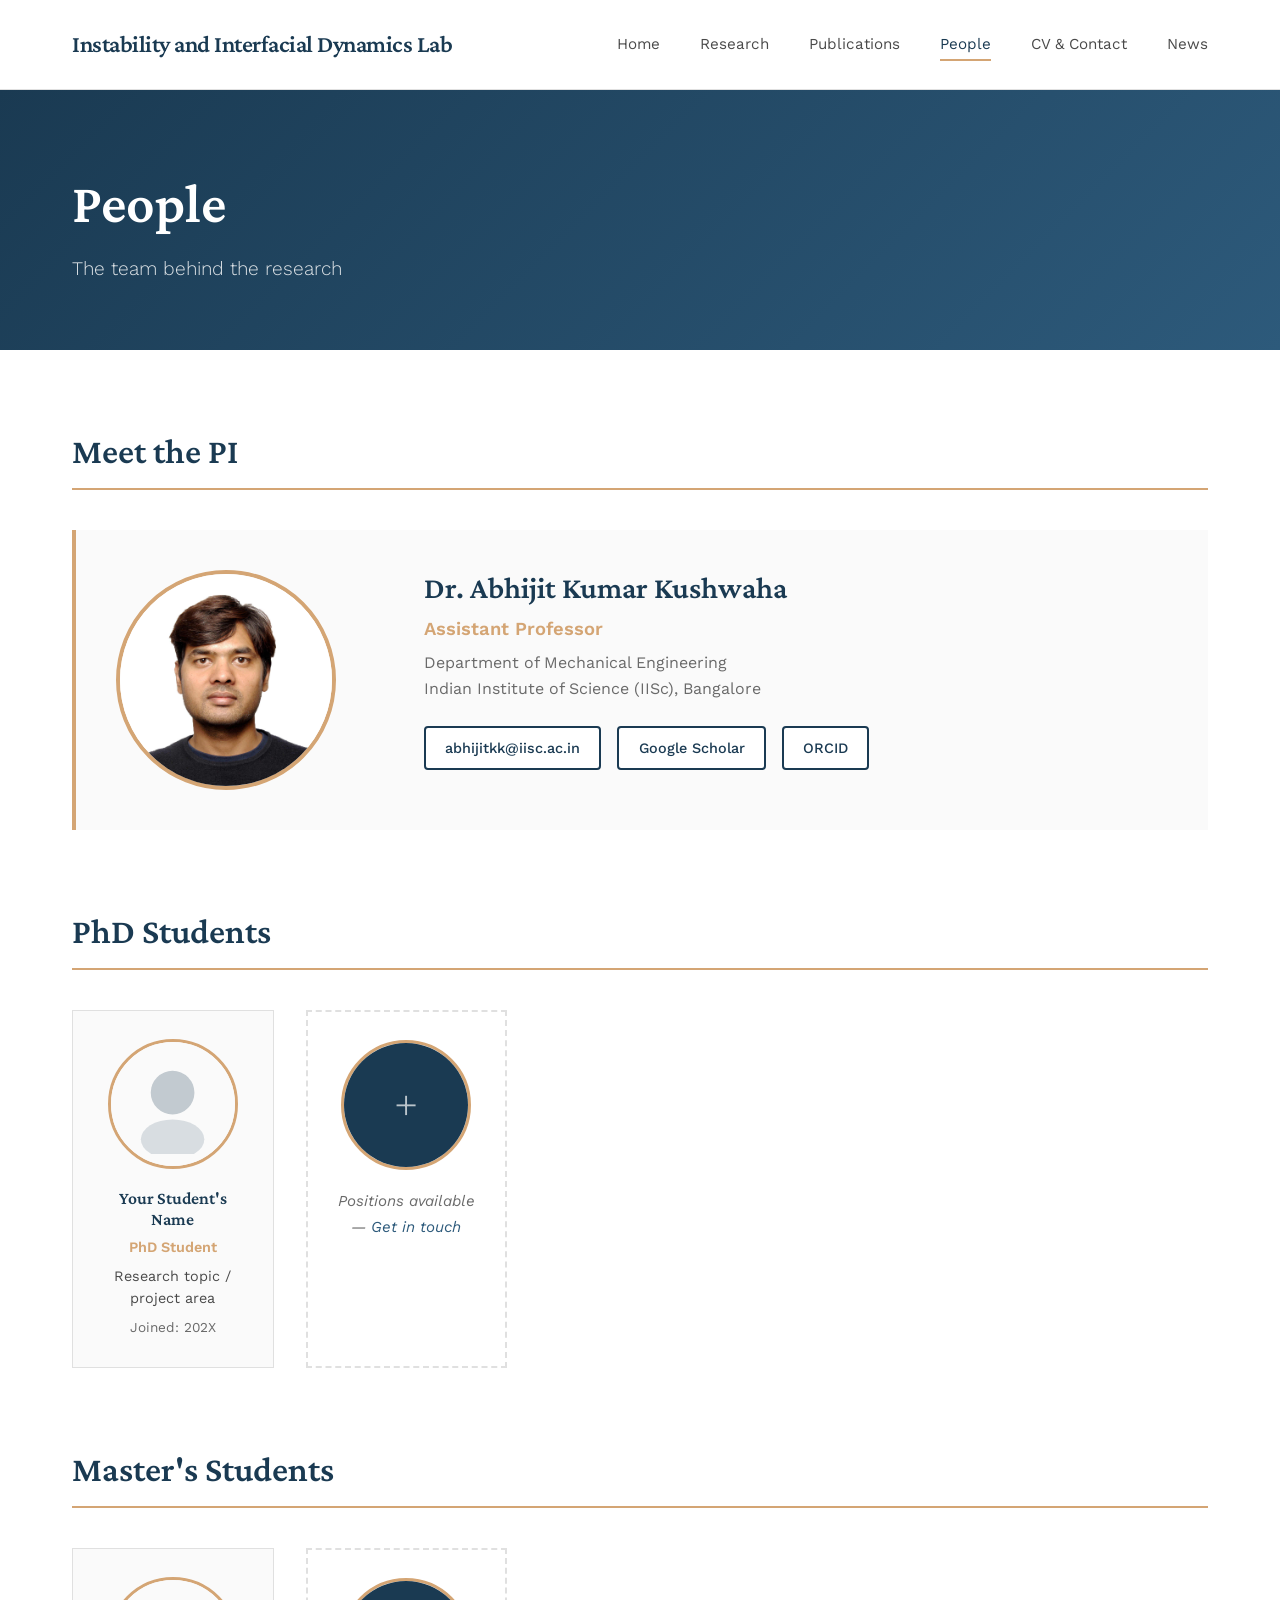
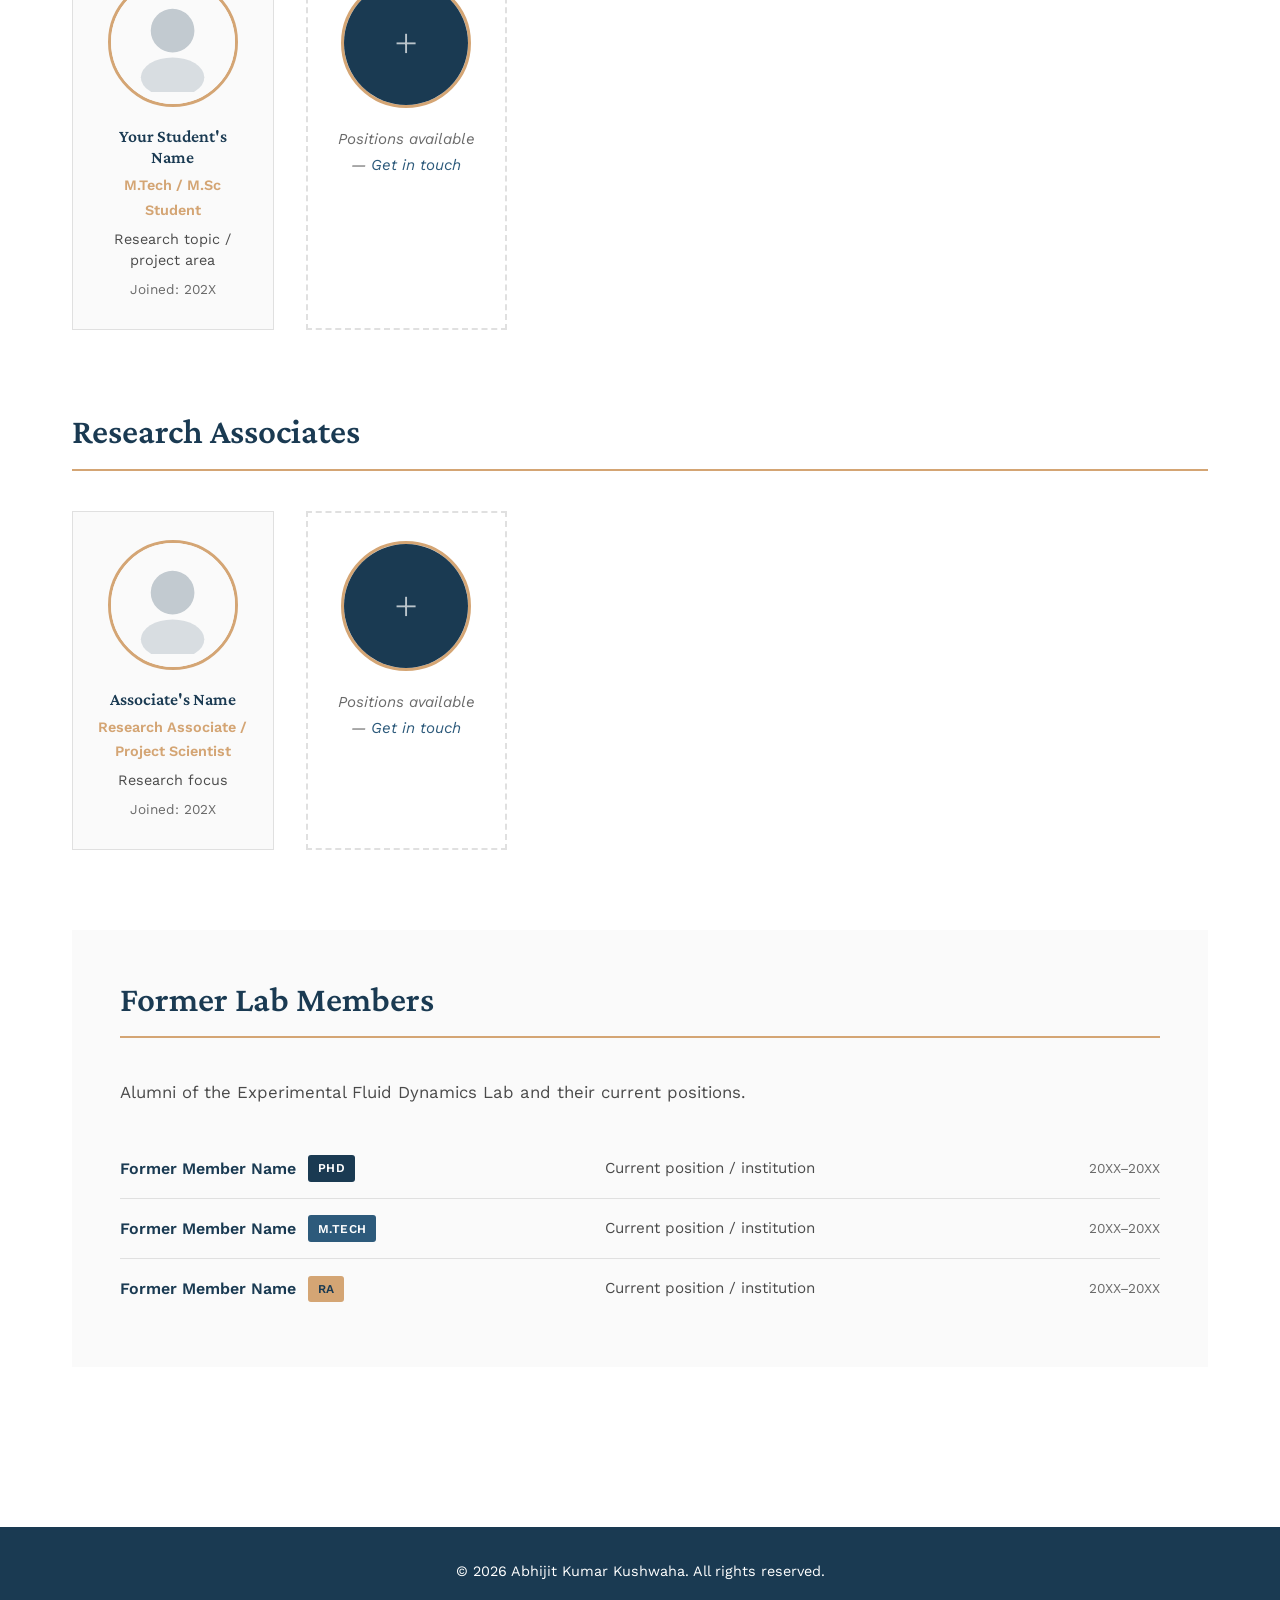
<file: people.html>
<!DOCTYPE html>
<html lang="en">
<head>
    <meta charset="UTF-8">
    <meta name="viewport" content="width=device-width, initial-scale=1.0">
    <title>Instability and Interfacial Dynamics Lab </title>
    <link rel="stylesheet" href="styles.css">
    <link rel="preconnect" href="https://fonts.googleapis.com">
    <link rel="preconnect" href="https://fonts.gstatic.com" crossorigin>
    <link href="https://fonts.googleapis.com/css2?family=Crimson+Pro:wght@300;400;600&family=Work+Sans:wght@300;400;500;600&display=swap" rel="stylesheet">
</head>
<body>
    <nav class="navbar">
        <div class="nav-container">
            <a href="index.html" class="nav-logo">Instability and Interfacial Dynamics Lab</a>
            <ul class="nav-menu">
                <li><a href="index.html" class="nav-link active">Home</a></li>
                <li><a href="research.html" class="nav-link">Research</a></li>
                <li><a href="publications.html" class="nav-link">Publications</a></li>
                <li><a href="people.html" class="nav-link active">People</a></li>
                <li><a href="contact.html" class="nav-link">CV & Contact</a></li>
                <li><a href="news.html" class="nav-link">News</a></li>
            </ul>
        </div>
    </nav>

    <main>
        <section class="page-header">
            <div class="container">
                <h1>People</h1>
                <p class="header-subtitle">The team behind the research</p>
            </div>
        </section>

        <section class="people-section">
            <div class="container">

                <!-- ── PI ── -->
                <div class="people-group">
                    <h2 class="people-group-title">Meet the PI</h2>
                    <div class="pi-card">
                        <div class="pi-photo-wrap">
                            <img src="abhii.jpg" alt="Dr. Abhijit Kumar Kushwaha" class="pi-photo">
                        </div>
                        <div class="pi-info">
                            <h3 class="pi-name">Dr. Abhijit Kumar Kushwaha</h3>
                            <p class="pi-designation">Assistant Professor</p>
                            <p class="pi-dept">Department of Mechanical Engineering<br>Indian Institute of Science (IISc), Bangalore</p>
                            <p class="pi-bio">
                            </p>
                            <div class="pi-links">
                                <a href="mailto:abhijitkk@iisc.ac.in" class="pi-link">abhijitkk@iisc.ac.in</a>
                                <a href="https://scholar.google.com/citations?user=hf6RLRAAAAAJ&hl=en&authuser=1/" target="_blank" class="pi-link">Google Scholar</a>
                                <a href="https://orcid.org/0000-0002-5306-1566/" target="_blank" class="pi-link">ORCID</a>
                            </div>
                        </div>
                    </div>
                </div>

                <!-- ── PhD Students ── -->
                <div class="people-group">
                    <h2 class="people-group-title">PhD Students</h2>
                    <div class="people-grid">

                        <!-- Placeholder 1 -->
                        <div class="person-card">
                            <div class="person-photo-wrap">
                                <div class="person-photo-placeholder">
                                    <svg viewBox="0 0 100 100" xmlns="http://www.w3.org/2000/svg">
                                        <circle cx="50" cy="38" r="22" fill="#1a3a52" opacity="0.25"/>
                                        <ellipse cx="50" cy="85" rx="32" ry="20" fill="#1a3a52" opacity="0.15"/>
                                    </svg>
                                </div>
                            </div>
                            <div class="person-info">
                                <h4 class="person-name">Your Student's Name</h4>
                                <p class="person-role">PhD Student</p>
                                <p class="person-topic">Research topic / project area</p>
                                <p class="person-year">Joined: 202X</p>
                            </div>
                        </div>

                        <!-- Add more PhD students by duplicating the block above -->
                        <div class="person-card person-card--open">
                            <div class="person-photo-wrap">
                                <div class="person-photo-placeholder person-photo-placeholder--open">
                                    <span>+</span>
                                </div>
                            </div>
                            <div class="person-info">
                                <p class="person-open-text">Positions available — <a href="contact.html">Get in touch</a></p>
                            </div>
                        </div>

                    </div>
                </div>

                <!-- ── Master's Students ── -->
                <div class="people-group">
                    <h2 class="people-group-title">Master's Students</h2>
                    <div class="people-grid">

                        <div class="person-card">
                            <div class="person-photo-wrap">
                                <div class="person-photo-placeholder">
                                    <svg viewBox="0 0 100 100" xmlns="http://www.w3.org/2000/svg">
                                        <circle cx="50" cy="38" r="22" fill="#1a3a52" opacity="0.25"/>
                                        <ellipse cx="50" cy="85" rx="32" ry="20" fill="#1a3a52" opacity="0.15"/>
                                    </svg>
                                </div>
                            </div>
                            <div class="person-info">
                                <h4 class="person-name">Your Student's Name</h4>
                                <p class="person-role">M.Tech / M.Sc Student</p>
                                <p class="person-topic">Research topic / project area</p>
                                <p class="person-year">Joined: 202X</p>
                            </div>
                        </div>

                        <div class="person-card person-card--open">
                            <div class="person-photo-wrap">
                                <div class="person-photo-placeholder person-photo-placeholder--open">
                                    <span>+</span>
                                </div>
                            </div>
                            <div class="person-info">
                                <p class="person-open-text">Positions available — <a href="contact.html">Get in touch</a></p>
                            </div>
                        </div>

                    </div>
                </div>

                <!-- ── Research Associates ── -->
                <div class="people-group">
                    <h2 class="people-group-title">Research Associates</h2>
                    <div class="people-grid">

                        <div class="person-card">
                            <div class="person-photo-wrap">
                                <div class="person-photo-placeholder">
                                    <svg viewBox="0 0 100 100" xmlns="http://www.w3.org/2000/svg">
                                        <circle cx="50" cy="38" r="22" fill="#1a3a52" opacity="0.25"/>
                                        <ellipse cx="50" cy="85" rx="32" ry="20" fill="#1a3a52" opacity="0.15"/>
                                    </svg>
                                </div>
                            </div>
                            <div class="person-info">
                                <h4 class="person-name">Associate's Name</h4>
                                <p class="person-role">Research Associate / Project Scientist</p>
                                <p class="person-topic">Research focus</p>
                                <p class="person-year">Joined: 202X</p>
                            </div>
                        </div>

                        <div class="person-card person-card--open">
                            <div class="person-photo-wrap">
                                <div class="person-photo-placeholder person-photo-placeholder--open">
                                    <span>+</span>
                                </div>
                            </div>
                            <div class="person-info">
                                <p class="person-open-text">Positions available — <a href="contact.html">Get in touch</a></p>
                            </div>
                        </div>

                    </div>
                </div>

                <!-- ── Former Lab Members ── -->
                <div class="people-group people-group--former">
                    <h2 class="people-group-title">Former Lab Members</h2>
                    <p class="former-intro">Alumni of the Experimental Fluid Dynamics Lab and their current positions.</p>

                    <div class="former-list">
                        <!-- Duplicate rows as needed -->
                        <div class="former-item">
                            <div class="former-name-wrap">
                                <span class="former-name">Former Member Name</span>
                                <span class="former-role-badge">PhD</span>
                            </div>
                            <span class="former-current">Current position / institution</span>
                            <span class="former-year">20XX–20XX</span>
                        </div>

                        <div class="former-item">
                            <div class="former-name-wrap">
                                <span class="former-name">Former Member Name</span>
                                <span class="former-role-badge former-role-badge--ms">M.Tech</span>
                            </div>
                            <span class="former-current">Current position / institution</span>
                            <span class="former-year">20XX–20XX</span>
                        </div>

                        <div class="former-item">
                            <div class="former-name-wrap">
                                <span class="former-name">Former Member Name</span>
                                <span class="former-role-badge former-role-badge--ra">RA</span>
                            </div>
                            <span class="former-current">Current position / institution</span>
                            <span class="former-year">20XX–20XX</span>
                        </div>
                    </div>
                </div>

            </div>
        </section>
    </main>

    <footer>
        <div class="container">
            <p>&copy; 2026 Abhijit Kumar Kushwaha. All rights reserved.</p>
        </div>
    </footer>

    <script src="script.js"></script>
</body>
</html>
</file>
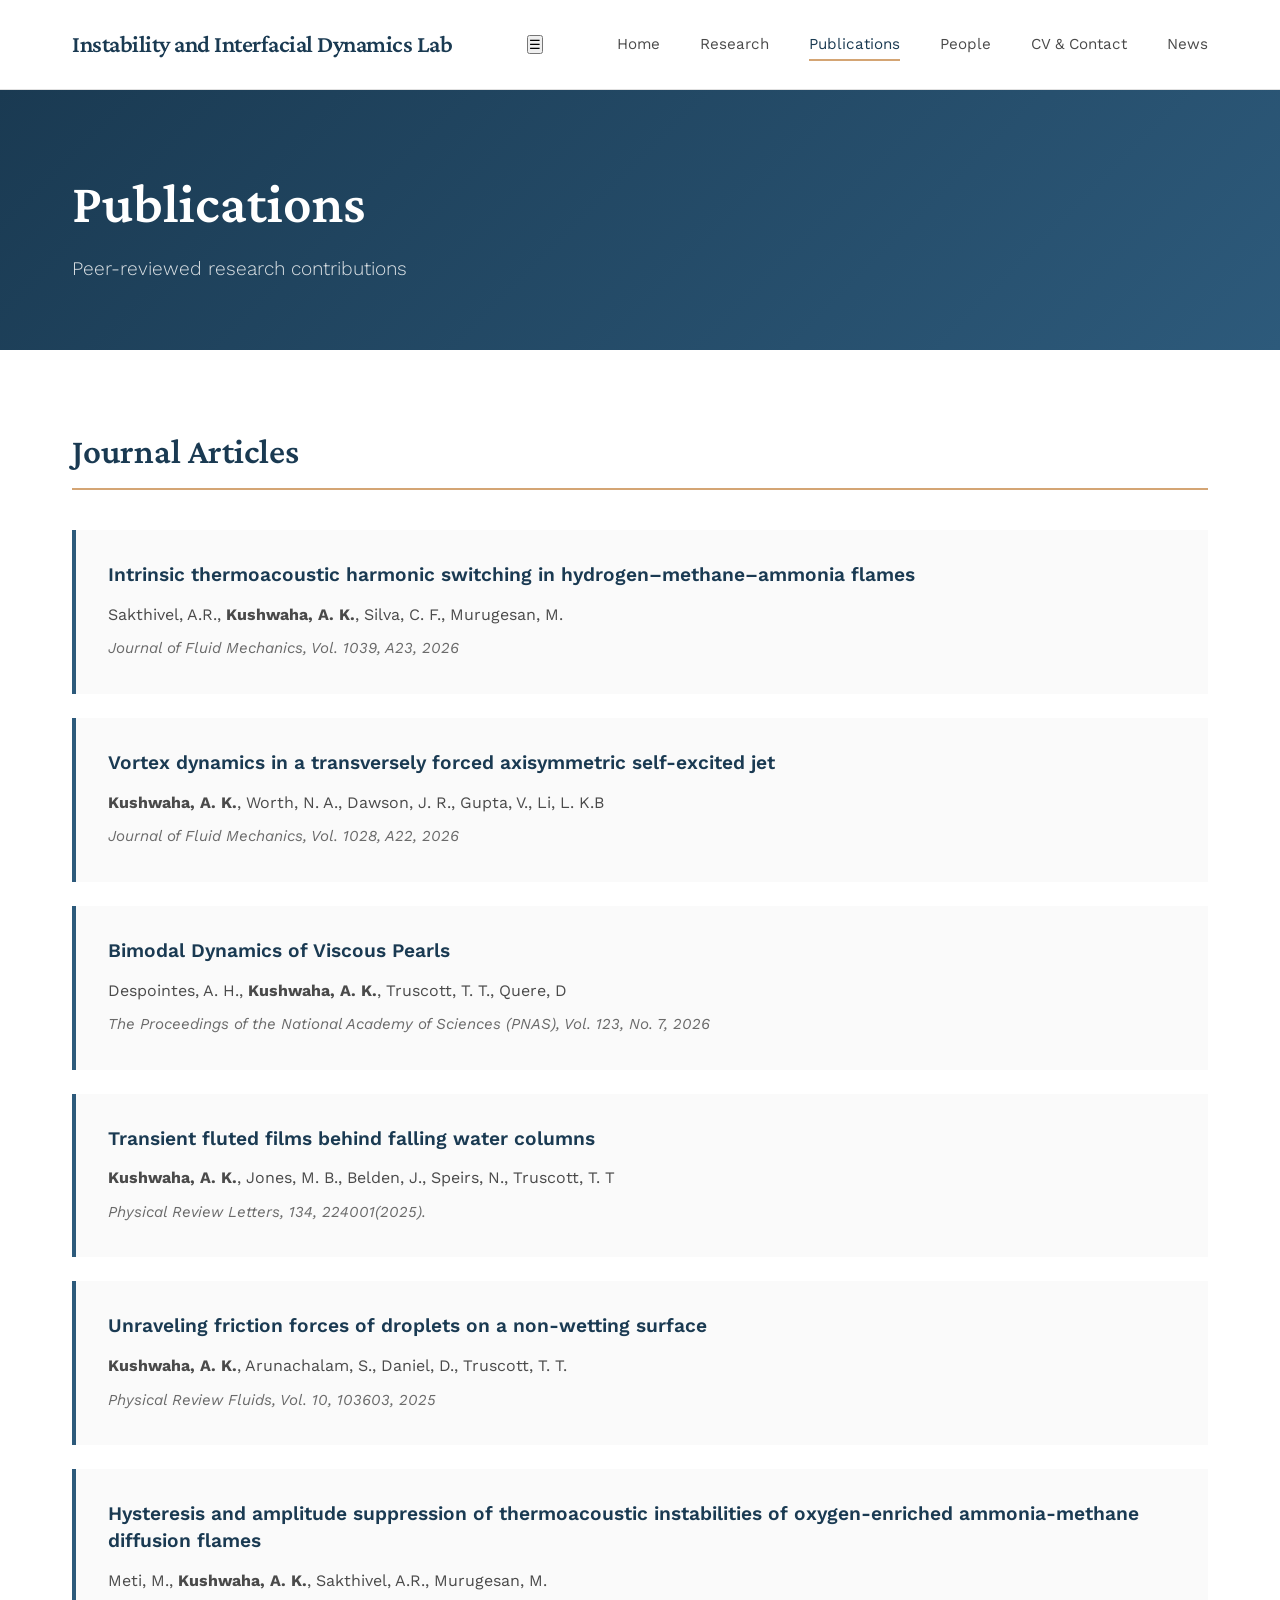
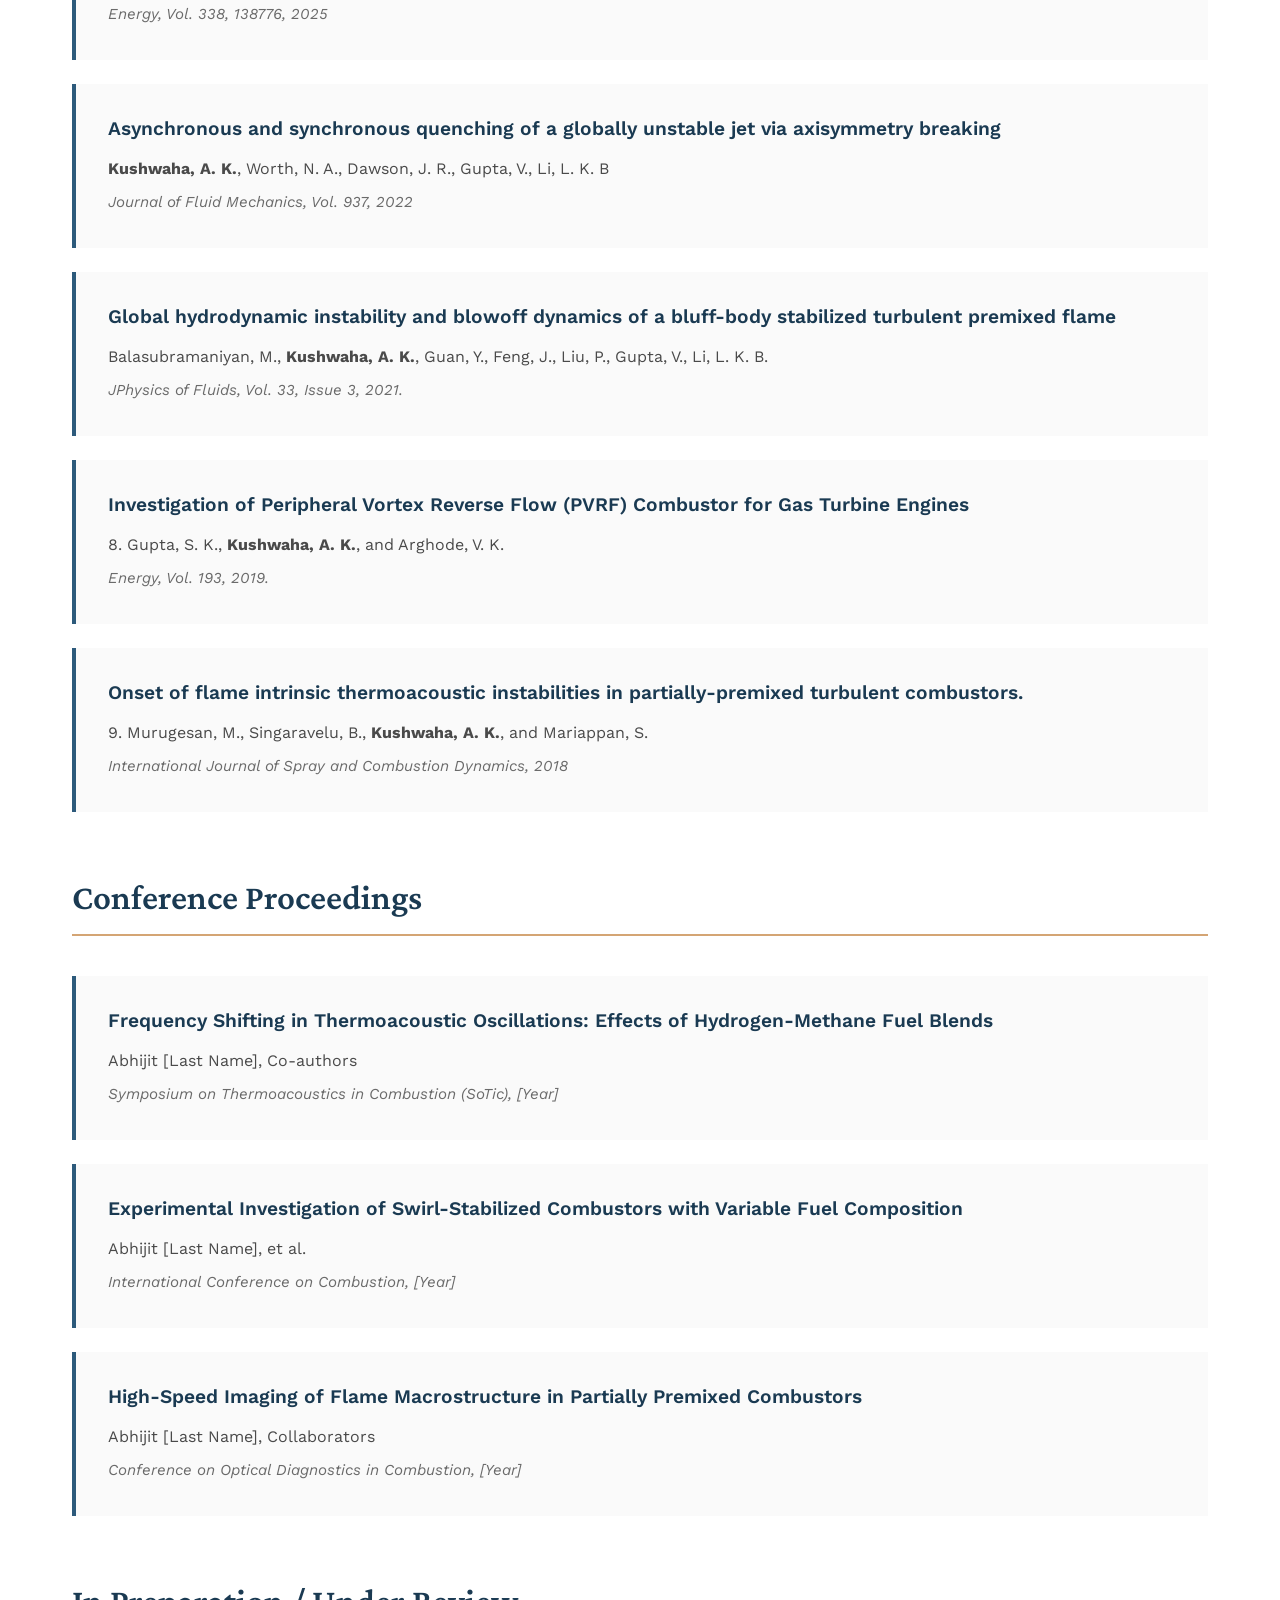
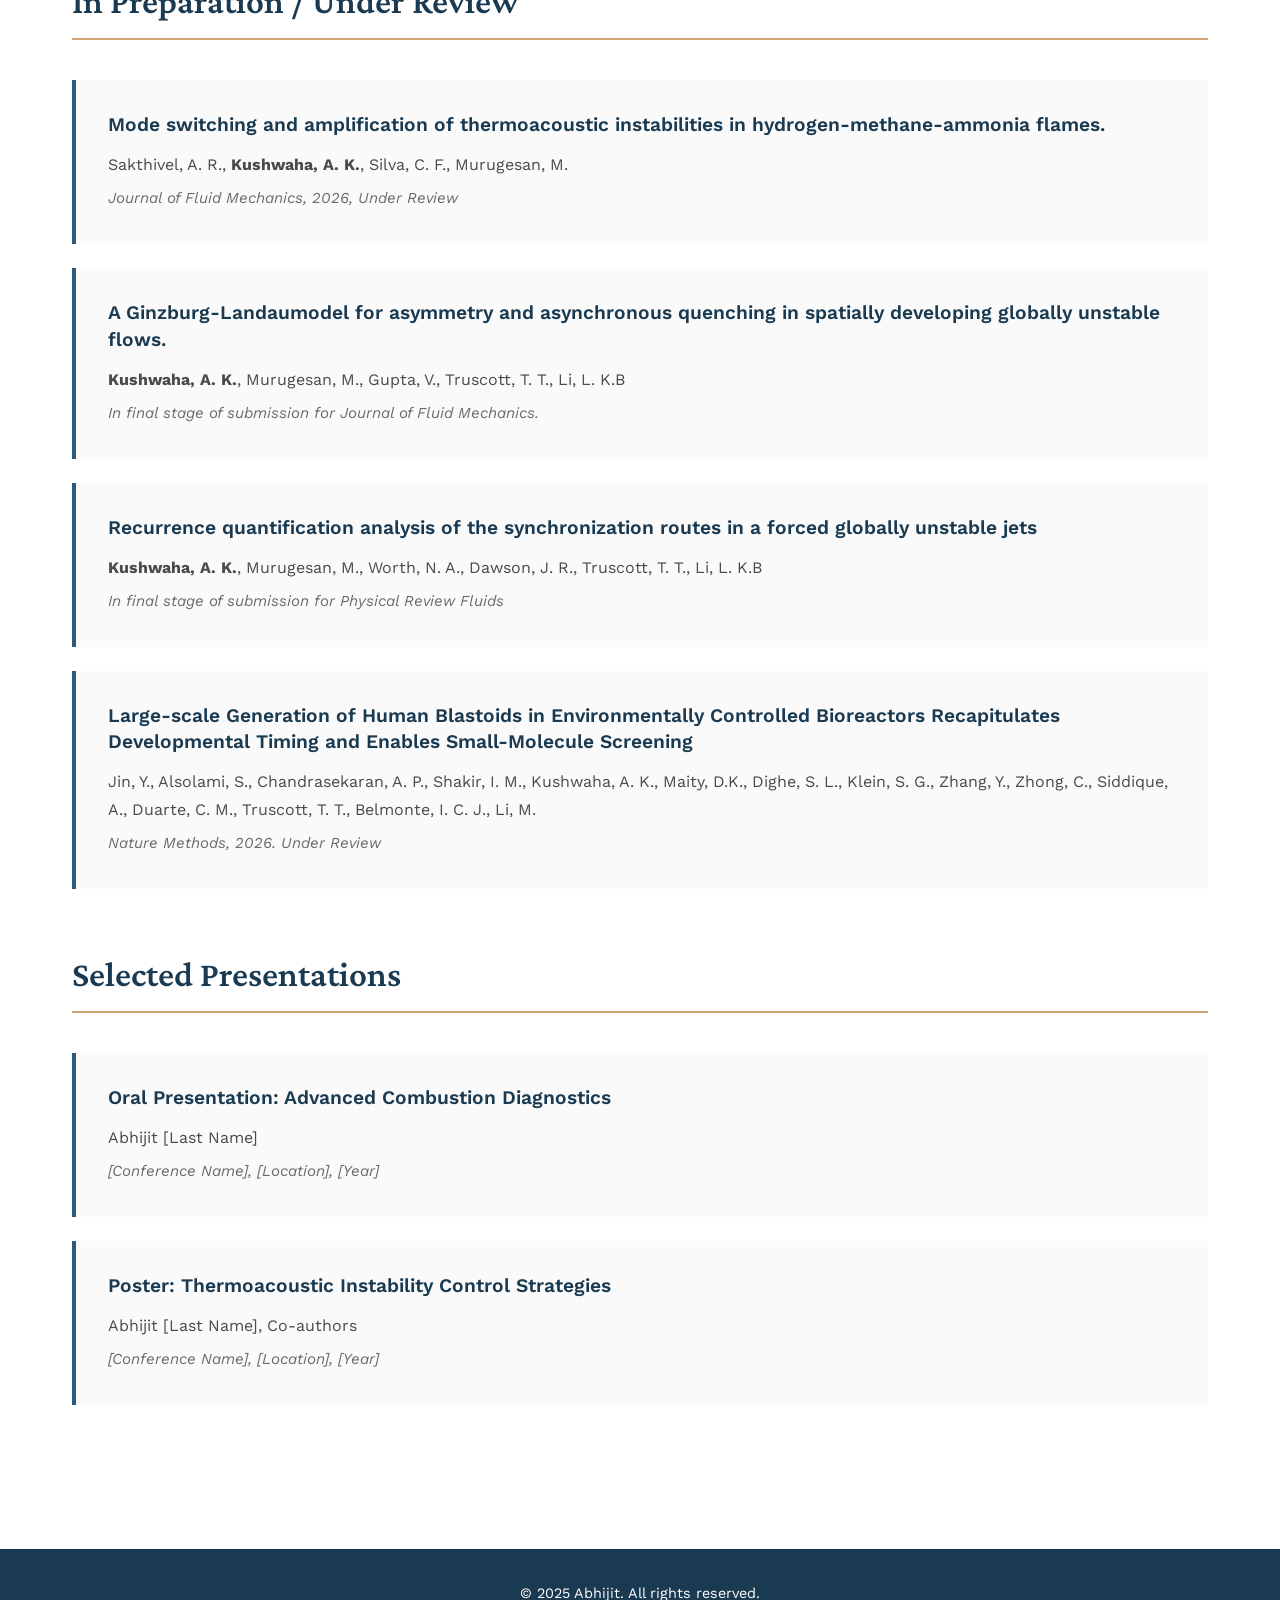
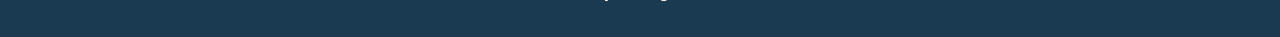
<file: publications.html>
<!DOCTYPE html>
<html lang="en">
<head>
    <meta charset="UTF-8">
    <meta name="viewport" content="width=device-width, initial-scale=1.0">
    <title>Publications - Dr. Abhijit Kumar Kushwaha</title>
    <link rel="stylesheet" href="styles.css">
    <link rel="preconnect" href="https://fonts.googleapis.com">
    <link rel="preconnect" href="https://fonts.gstatic.com" crossorigin>
    <link href="https://fonts.googleapis.com/css2?family=Crimson+Pro:wght@300;400;600&family=Work+Sans:wght@300;400;500;600&display=swap" rel="stylesheet">
</head>
<body>
    <nav class="navbar">
        <div class="nav-container">
            <a href="index.html" class="nav-logo">Instability and Interfacial Dynamics Lab</a>
            <ul class="nav-menu">
                <li><a href="index.html" class="nav-link">Home</a></li>
                <li><a href="research.html" class="nav-link">Research</a></li>
                <li><a href="publications.html" class="nav-link active">Publications</a></li>
                <li><a href="people.html" class="nav-link active">People</a></li>
                <li><a href="contact.html" class="nav-link">CV & Contact</a></li>
                <li><a href="news.html" class="nav-link">News</a></li>
            </ul>
        </div>
    </nav>

    <main>
        <section class="page-header">
            <div class="container">
                <h1>Publications</h1>
                <p class="header-subtitle">Peer-reviewed research contributions</p>
            </div>
        </section>

        <section class="publications-section">
            <div class="container">
                <!-- Note about updating publications -->
                <!-- <div class="pub-note"> -->
                    <!--<strong>Note:</strong> This section should be updated with your actual publications. Below are examples showing the formatting style. Replace with your journal articles, conference papers, and other scholarly work.-->
                <!--</div>-->

                <!-- Journal Articles -->
                <div class="publication-category">
                    <h2>Journal Articles</h2>
                    
                    <div class="publication-item">
                        <div class="pub-title">Intrinsic thermoacoustic harmonic switching in hydrogen–methane–ammonia flames</div>
                        <div class="pub-authors"> Sakthivel, A.R., <strong>Kushwaha, A. K.</strong>, Silva, C. F., Murugesan, M.</div>
                        <div class="pub-venue">Journal of Fluid Mechanics, Vol. 1039, A23, 2026</div>
                    </div>

                    <div class="publication-item">
                        <div class="pub-title">Vortex dynamics in a transversely forced axisymmetric self-excited jet</div>
                        <div class="pub-authors"> <strong>Kushwaha, A. K.</strong>, Worth, N. A., Dawson, J. R., Gupta, V., Li, L. K.B</div>
                        <div class="pub-venue">Journal of Fluid Mechanics, Vol. 1028, A22, 2026</div>
                    </div>

                    <div class="publication-item">
                        <div class="pub-title">Bimodal Dynamics of Viscous Pearls</div>
                        <div class="pub-authors"> Despointes, A. H., <strong>Kushwaha, A. K.</strong>, Truscott, T. T., Quere, D</div>
                        <div class="pub-venue">The Proceedings of the National Academy of Sciences (PNAS), Vol. 123, No. 7, 2026</div>
                    </div>

                    <div class="publication-item">
                        <div class="pub-title">Transient fluted films behind falling water columns</div>
                        <div class="pub-authors"><strong>Kushwaha, A. K.</strong>, Jones, M. B., Belden, J., Speirs, N., Truscott, T. T</div>
                        <div class="pub-venue">Physical Review Letters, 134, 224001(2025). </div>
                    </div>


                    <div class="publication-item">
                        <div class="pub-title">Unraveling friction forces of droplets on a non-wetting surface</div>
                        <div class="pub-authors"><strong>Kushwaha, A. K.</strong>, Arunachalam, S., Daniel, D., Truscott, T. T.</div>
                        <div class="pub-venue"> Physical Review Fluids, Vol. 10, 103603, 2025</div>
                    </div>


                    <div class="publication-item">
                        <div class="pub-title">Hysteresis and amplitude suppression of thermoacoustic instabilities of oxygen-enriched ammonia-methane diffusion flames</div>
                        <div class="pub-authors">Meti, M., <strong>Kushwaha, A. K.</strong>, Sakthivel, A.R., Murugesan, M. </div>
                        <div class="pub-venue"> Energy, Vol. 338, 138776, 2025</div>
                    </div>

                    <div class="publication-item">
                        <div class="pub-title">Asynchronous and synchronous quenching of a globally unstable jet via axisymmetry breaking</div>
                        <div class="pub-authors"><strong>Kushwaha, A. K.</strong>, Worth, N. A., Dawson, J. R., Gupta, V., Li, L. K. B</div>
                        <div class="pub-venue">Journal of Fluid Mechanics, Vol. 937, 2022</div>
                    </div>

                    <div class="publication-item">
                        <div class="pub-title">Global hydrodynamic instability and blowoff dynamics of a bluff-body stabilized turbulent premixed flame</div>
                        <div class="pub-authors">Balasubramaniyan, M., <strong>Kushwaha, A. K.</strong>, Guan, Y., Feng, J., Liu, P., Gupta, V., Li, L. K. B.</div>
                        <div class="pub-venue">JPhysics of Fluids, Vol. 33, Issue 3, 2021.  </div>
                    </div>

                    <div class="publication-item">
                        <div class="pub-title">Investigation of Peripheral Vortex Reverse Flow (PVRF) Combustor for Gas Turbine Engines</div>
                        <div class="pub-authors">8.	Gupta, S. K., <strong>Kushwaha, A. K.</strong>, and Arghode, V. K. </div>
                        <div class="pub-venue">Energy, Vol. 193, 2019.  </div>
                    </div>

                    <div class="publication-item">
                        <div class="pub-title">Onset of flame intrinsic thermoacoustic instabilities in partially-premixed turbulent combustors.</div>
                        <div class="pub-authors">9.	Murugesan, M., Singaravelu, B., <strong>Kushwaha, A. K.</strong>, and Mariappan, S.</div>
                        <div class="pub-venue">International Journal of Spray and Combustion Dynamics, 2018</div>
                    </div>



                </div>

                <!-- Conference Proceedings -->
                <div class="publication-category">
                    <h2>Conference Proceedings</h2>
                    
                    <div class="publication-item">
                        <div class="pub-title">Frequency Shifting in Thermoacoustic Oscillations: Effects of Hydrogen-Methane Fuel Blends</div>
                        <div class="pub-authors">Abhijit [Last Name], Co-authors</div>
                        <div class="pub-venue">Symposium on Thermoacoustics in Combustion (SoTic), [Year]</div>
                    </div>

                    <div class="publication-item">
                        <div class="pub-title">Experimental Investigation of Swirl-Stabilized Combustors with Variable Fuel Composition</div>
                        <div class="pub-authors">Abhijit [Last Name], et al.</div>
                        <div class="pub-venue">International Conference on Combustion, [Year]</div>
                    </div>

                    <div class="publication-item">
                        <div class="pub-title">High-Speed Imaging of Flame Macrostructure in Partially Premixed Combustors</div>
                        <div class="pub-authors">Abhijit [Last Name], Collaborators</div>
                        <div class="pub-venue">Conference on Optical Diagnostics in Combustion, [Year]</div>
                    </div>
                </div>

                <!-- In Preparation / Under Review -->
                <div class="publication-category">
                    <h2>In Preparation / Under Review</h2>
                    
                    <div class="publication-item">
                        <div class="pub-title">Mode switching and amplification of thermoacoustic instabilities in hydrogen-methane-ammonia flames.</div>
                        <div class="pub-authors">Sakthivel, A. R., <strong>Kushwaha, A. K.</strong>, Silva, C. F., Murugesan, M.</div>
                        <div class="pub-venue">Journal of Fluid Mechanics, 2026, Under Review</div>
                    </div>

                    <div class="publication-item">
                        <div class="pub-title">A Ginzburg-Landaumodel for asymmetry and asynchronous quenching in spatially developing globally unstable flows.</div>
                        <div class="pub-authors"><strong>Kushwaha, A. K.</strong>, Murugesan, M., Gupta, V., Truscott, T. T., Li, L. K.B</div>
                        <div class="pub-venue"> In final stage of submission for Journal of Fluid Mechanics.</div>
                    </div>

                    <div class="publication-item">
                        <div class="pub-title">Recurrence quantification analysis of the synchronization routes in a forced globally unstable jets</div>
                        <div class="pub-authors"><strong>Kushwaha, A. K.</strong>, Murugesan, M., Worth, N. A., Dawson, J. R., Truscott, T. T., Li, L. K.B</div>
                        <div class="pub-venue">In final stage of submission for Physical Review Fluids</div>
                    </div>

                    <div class="publication-item">
                        <div class="pub-title">Large-scale Generation of Human Blastoids in Environmentally Controlled Bioreactors Recapitulates Developmental Timing and Enables Small-Molecule Screening</div>
                        <div class="pub-authors">Jin, Y., Alsolami, S., Chandrasekaran, A. P., Shakir, I. M., Kushwaha, A. K., Maity, D.K., Dighe, S. L., Klein, S. G., Zhang, Y., Zhong, C., Siddique, A., Duarte, C. M., Truscott, T. T., Belmonte, I. C. J., Li, M.</div>
                        <div class="pub-venue"> Nature Methods, 2026. Under Review</div>
                    </div>

                </div>

                <!-- Presentations -->
                <div class="publication-category">
                    <h2>Selected Presentations</h2>
                    
                    <div class="publication-item">
                        <div class="pub-title">Oral Presentation: Advanced Combustion Diagnostics</div>
                        <div class="pub-authors">Abhijit [Last Name]</div>
                        <div class="pub-venue">[Conference Name], [Location], [Year]</div>
                    </div>

                    <div class="publication-item">
                        <div class="pub-title">Poster: Thermoacoustic Instability Control Strategies</div>
                        <div class="pub-authors">Abhijit [Last Name], Co-authors</div>
                        <div class="pub-venue">[Conference Name], [Location], [Year]</div>
                    </div>
                </div>
            </div>
        </section>
    </main>

    <footer>
        <div class="container">
            <p>&copy; 2025 Abhijit. All rights reserved.</p>
        </div>
    </footer>

    <script src="script.js"></script>
</body>
</html>
</file>
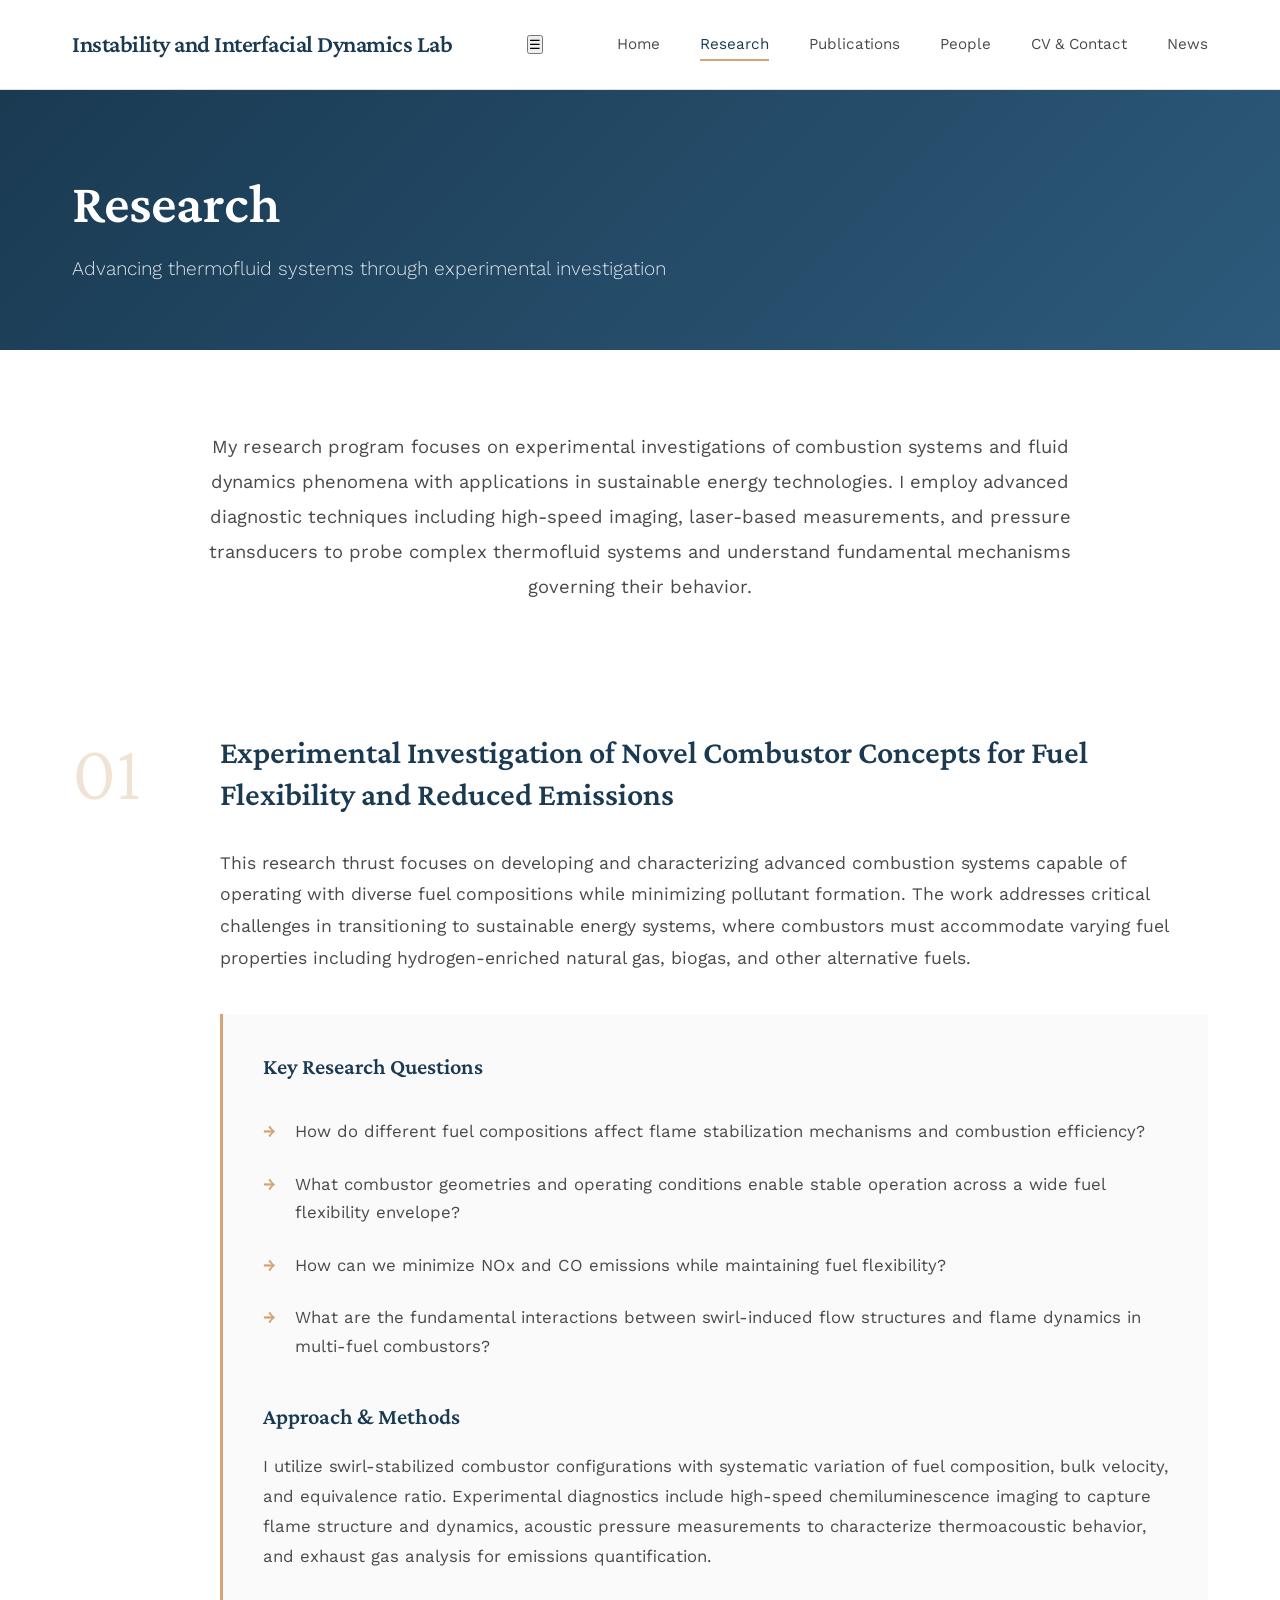
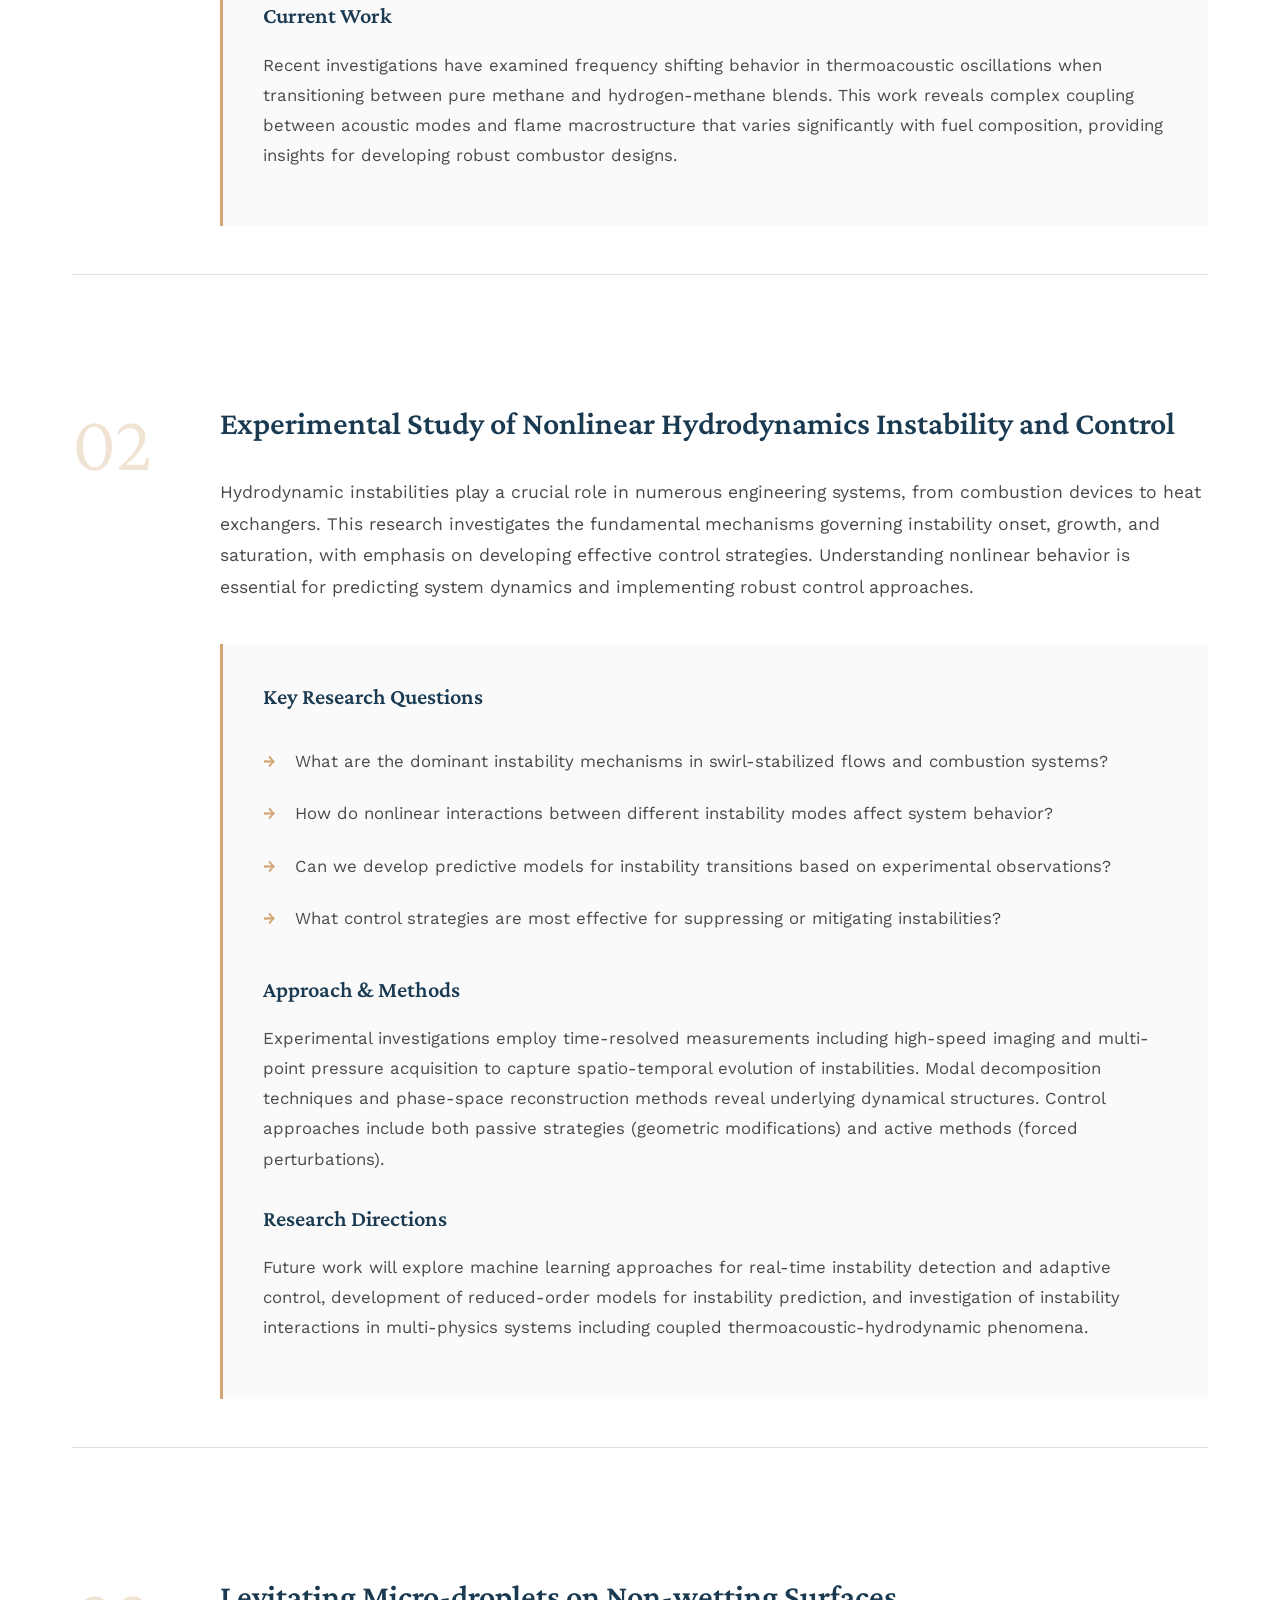
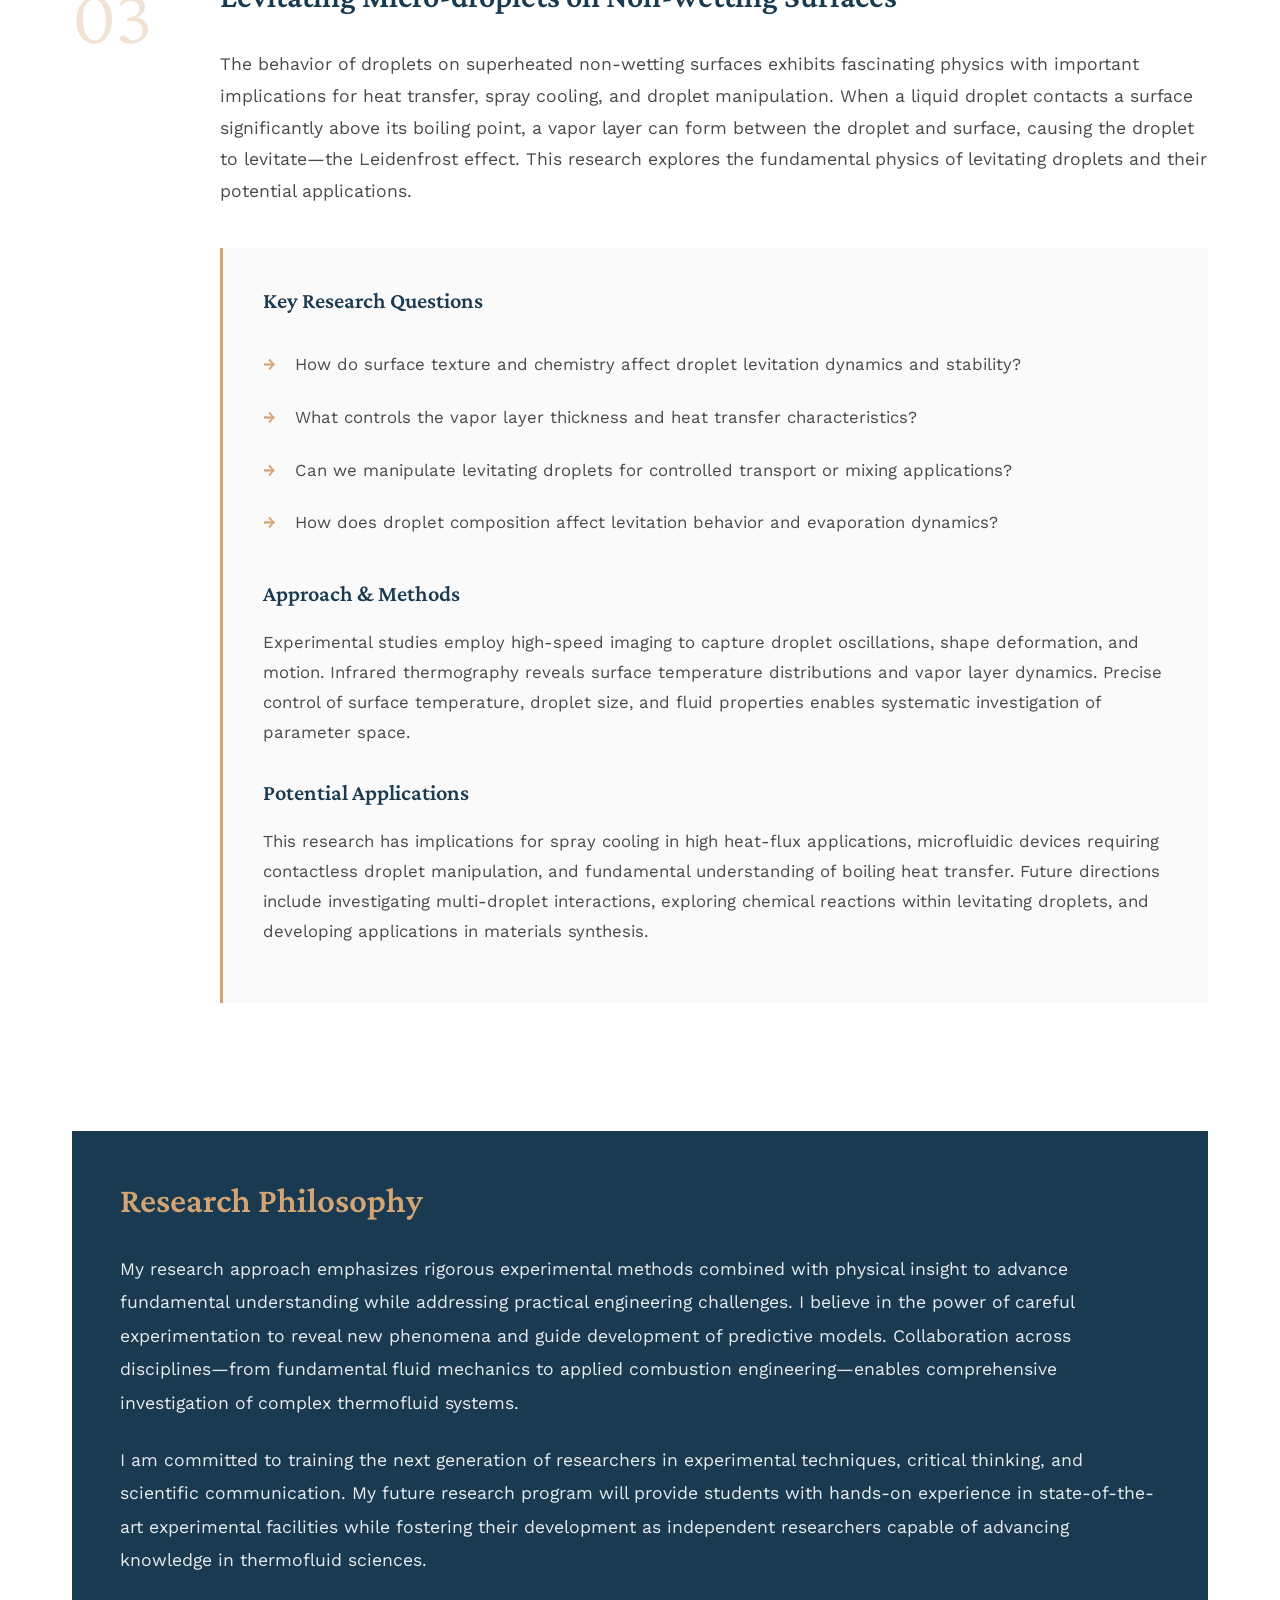
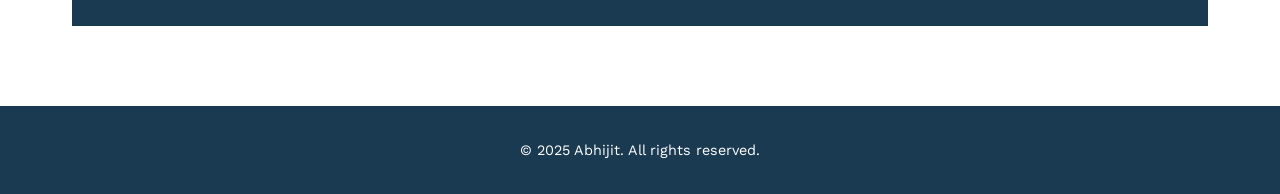
<file: research.html>
<!DOCTYPE html>
<html lang="en">
<head>
    <meta charset="UTF-8">
    <meta name="viewport" content="width=device-width, initial-scale=1.0">
    <title>Research - Dr. Abhijit Kumar Kushwaha</title>
    <link rel="stylesheet" href="styles.css">
    <link rel="preconnect" href="https://fonts.googleapis.com">
    <link rel="preconnect" href="https://fonts.gstatic.com" crossorigin>
    <link href="https://fonts.googleapis.com/css2?family=Crimson+Pro:wght@300;400;600&family=Work+Sans:wght@300;400;500;600&display=swap" rel="stylesheet">
</head>
<body>
    <nav class="navbar">
        <div class="nav-container">
            <a href="index.html" class="nav-logo">Instability and Interfacial Dynamics Lab</a>
            <ul class="nav-menu">
                <li><a href="index.html" class="nav-link">Home</a></li>
                <li><a href="research.html" class="nav-link active">Research</a></li>
                <li><a href="publications.html" class="nav-link">Publications</a></li>
                <li><a href="people.html" class="nav-link active">People</a></li>
                <li><a href="contact.html" class="nav-link">CV & Contact</a></li>
                <li><a href="news.html" class="nav-link">News</a></li>
            </ul>
        </div>
    </nav>

    <main>
        <section class="page-header">
            <div class="container">
                <h1>Research</h1>
                <p class="header-subtitle">Advancing thermofluid systems through experimental investigation</p>
            </div>
        </section>

        <section class="research-content">
            <div class="container">
                <div class="research-intro">
                    <p>My research program focuses on experimental investigations of combustion systems and fluid dynamics phenomena with applications in sustainable energy technologies. I employ advanced diagnostic techniques including high-speed imaging, laser-based measurements, and pressure transducers to probe complex thermofluid systems and understand fundamental mechanisms governing their behavior.</p>
                </div>

                <div class="research-areas">
                    <!-- Research Area 1 -->
                    <div class="research-area">
                        <div class="area-number">01</div>
                        <div class="area-content">
                            <h2>Experimental Investigation of Novel Combustor Concepts for Fuel Flexibility and Reduced Emissions</h2>
                            
                            <div class="area-description">
                                <p>This research thrust focuses on developing and characterizing advanced combustion systems capable of operating with diverse fuel compositions while minimizing pollutant formation. The work addresses critical challenges in transitioning to sustainable energy systems, where combustors must accommodate varying fuel properties including hydrogen-enriched natural gas, biogas, and other alternative fuels.</p>
                            </div>

                            <div class="research-details">
                                <h3>Key Research Questions</h3>
                                <ul>
                                    <li>How do different fuel compositions affect flame stabilization mechanisms and combustion efficiency?</li>
                                    <li>What combustor geometries and operating conditions enable stable operation across a wide fuel flexibility envelope?</li>
                                    <li>How can we minimize NOx and CO emissions while maintaining fuel flexibility?</li>
                                    <li>What are the fundamental interactions between swirl-induced flow structures and flame dynamics in multi-fuel combustors?</li>
                                </ul>

                                <h3>Approach & Methods</h3>
                                <p>I utilize swirl-stabilized combustor configurations with systematic variation of fuel composition, bulk velocity, and equivalence ratio. Experimental diagnostics include high-speed chemiluminescence imaging to capture flame structure and dynamics, acoustic pressure measurements to characterize thermoacoustic behavior, and exhaust gas analysis for emissions quantification.</p>

                                <h3>Current Work</h3>
                                <p>Recent investigations have examined frequency shifting behavior in thermoacoustic oscillations when transitioning between pure methane and hydrogen-methane blends. This work reveals complex coupling between acoustic modes and flame macrostructure that varies significantly with fuel composition, providing insights for developing robust combustor designs.</p>
                            </div>
                        </div>
                    </div>

                    <!-- Research Area 2 -->
                    <div class="research-area">
                        <div class="area-number">02</div>
                        <div class="area-content">
                            <h2>Experimental Study of Nonlinear Hydrodynamics Instability and Control</h2>
                            
                            <div class="area-description">
                                <p>Hydrodynamic instabilities play a crucial role in numerous engineering systems, from combustion devices to heat exchangers. This research investigates the fundamental mechanisms governing instability onset, growth, and saturation, with emphasis on developing effective control strategies. Understanding nonlinear behavior is essential for predicting system dynamics and implementing robust control approaches.</p>
                            </div>

                            <div class="research-details">
                                <h3>Key Research Questions</h3>
                                <ul>
                                    <li>What are the dominant instability mechanisms in swirl-stabilized flows and combustion systems?</li>
                                    <li>How do nonlinear interactions between different instability modes affect system behavior?</li>
                                    <li>Can we develop predictive models for instability transitions based on experimental observations?</li>
                                    <li>What control strategies are most effective for suppressing or mitigating instabilities?</li>
                                </ul>

                                <h3>Approach & Methods</h3>
                                <p>Experimental investigations employ time-resolved measurements including high-speed imaging and multi-point pressure acquisition to capture spatio-temporal evolution of instabilities. Modal decomposition techniques and phase-space reconstruction methods reveal underlying dynamical structures. Control approaches include both passive strategies (geometric modifications) and active methods (forced perturbations).</p>

                                <h3>Research Directions</h3>
                                <p>Future work will explore machine learning approaches for real-time instability detection and adaptive control, development of reduced-order models for instability prediction, and investigation of instability interactions in multi-physics systems including coupled thermoacoustic-hydrodynamic phenomena.</p>
                            </div>
                        </div>
                    </div>

                    <!-- Research Area 3 -->
                    <div class="research-area">
                        <div class="area-number">03</div>
                        <div class="area-content">
                            <h2>Levitating Micro-droplets on Non-wetting Surfaces</h2>
                            
                            <div class="area-description">
                                <p>The behavior of droplets on superheated non-wetting surfaces exhibits fascinating physics with important implications for heat transfer, spray cooling, and droplet manipulation. When a liquid droplet contacts a surface significantly above its boiling point, a vapor layer can form between the droplet and surface, causing the droplet to levitate—the Leidenfrost effect. This research explores the fundamental physics of levitating droplets and their potential applications.</p>
                            </div>

                            <div class="research-details">
                                <h3>Key Research Questions</h3>
                                <ul>
                                    <li>How do surface texture and chemistry affect droplet levitation dynamics and stability?</li>
                                    <li>What controls the vapor layer thickness and heat transfer characteristics?</li>
                                    <li>Can we manipulate levitating droplets for controlled transport or mixing applications?</li>
                                    <li>How does droplet composition affect levitation behavior and evaporation dynamics?</li>
                                </ul>

                                <h3>Approach & Methods</h3>
                                <p>Experimental studies employ high-speed imaging to capture droplet oscillations, shape deformation, and motion. Infrared thermography reveals surface temperature distributions and vapor layer dynamics. Precise control of surface temperature, droplet size, and fluid properties enables systematic investigation of parameter space.</p>

                                <h3>Potential Applications</h3>
                                <p>This research has implications for spray cooling in high heat-flux applications, microfluidic devices requiring contactless droplet manipulation, and fundamental understanding of boiling heat transfer. Future directions include investigating multi-droplet interactions, exploring chemical reactions within levitating droplets, and developing applications in materials synthesis.</p>
                            </div>
                        </div>
                    </div>
                </div>

                <div class="research-philosophy">
                    <h2>Research Philosophy</h2>
                    <p>My research approach emphasizes rigorous experimental methods combined with physical insight to advance fundamental understanding while addressing practical engineering challenges. I believe in the power of careful experimentation to reveal new phenomena and guide development of predictive models. Collaboration across disciplines—from fundamental fluid mechanics to applied combustion engineering—enables comprehensive investigation of complex thermofluid systems.</p>
                    <p>I am committed to training the next generation of researchers in experimental techniques, critical thinking, and scientific communication. My future research program will provide students with hands-on experience in state-of-the-art experimental facilities while fostering their development as independent researchers capable of advancing knowledge in thermofluid sciences.</p>
                </div>
            </div>
        </section>
    </main>

    <footer>
        <div class="container">
            <p>&copy; 2025 Abhijit. All rights reserved.</p>
        </div>
    </footer>

    <script src="script.js"></script>
</body>
</html>
</file>
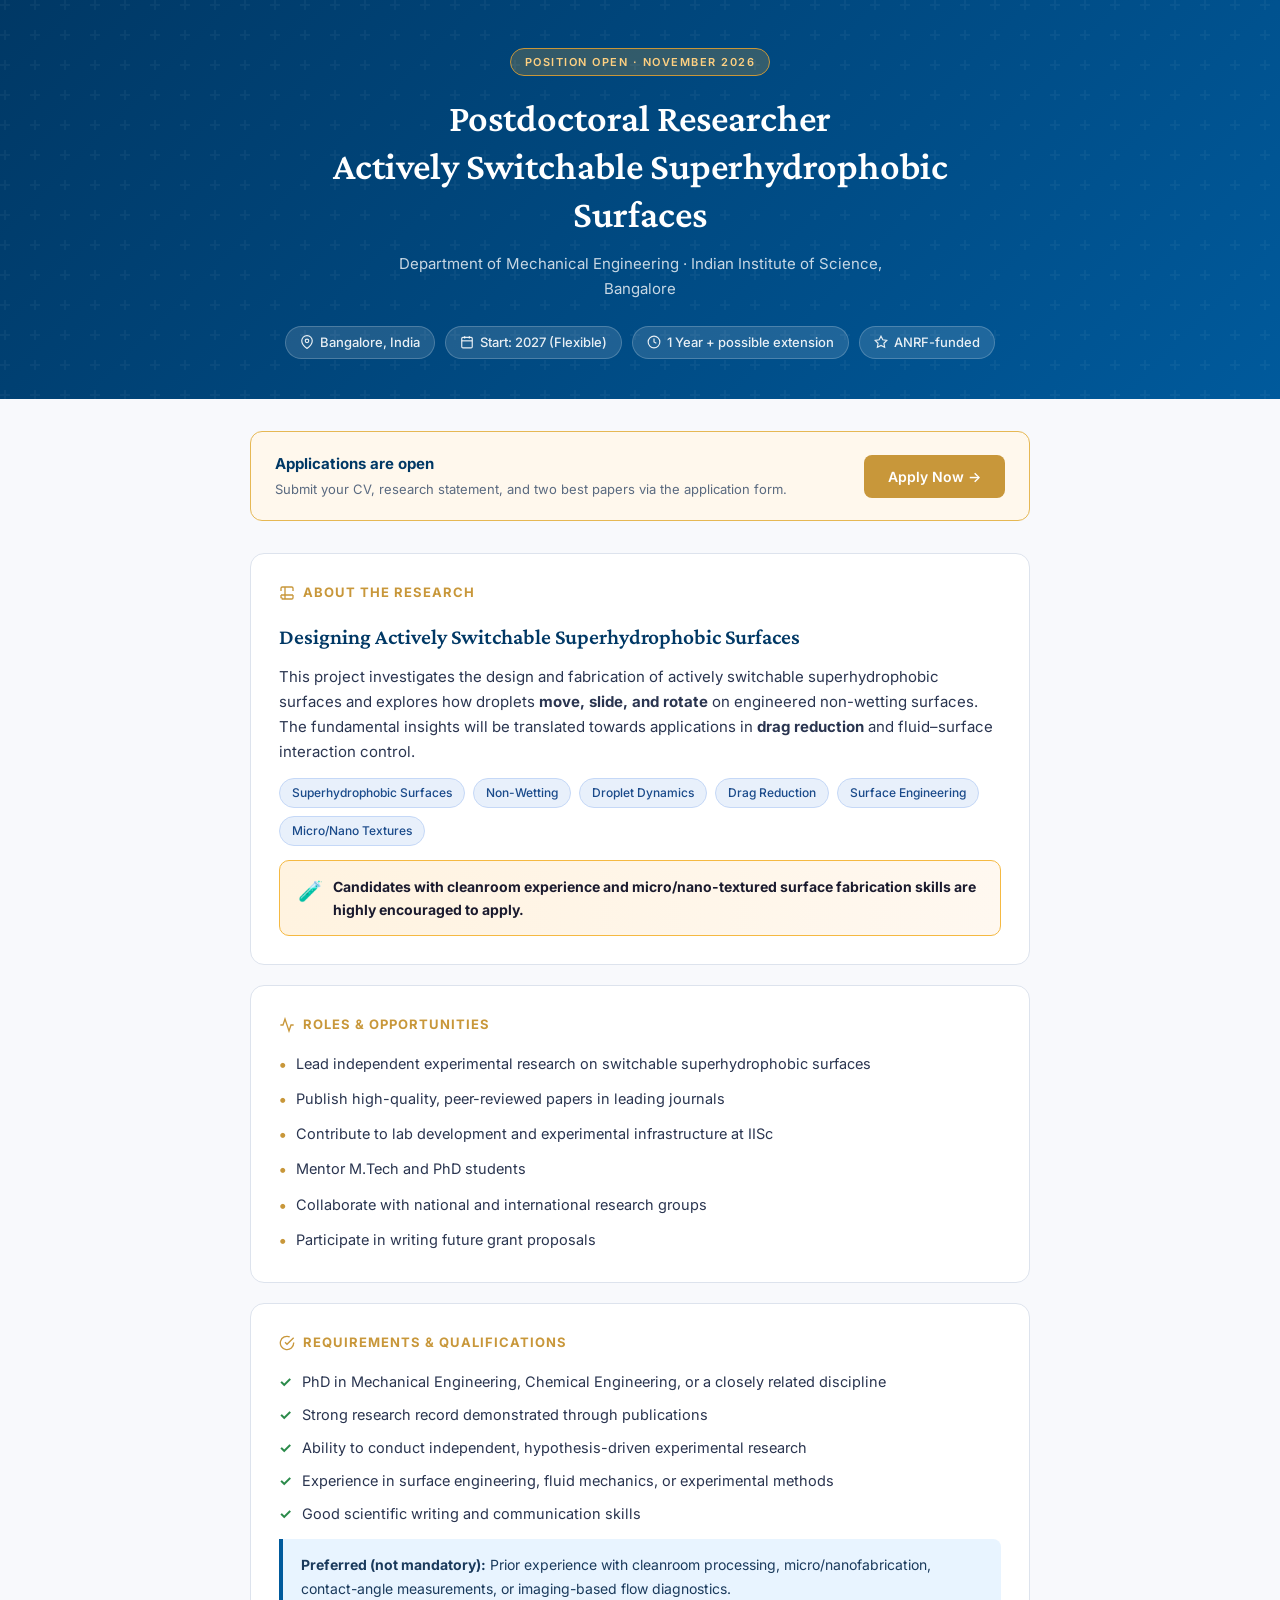
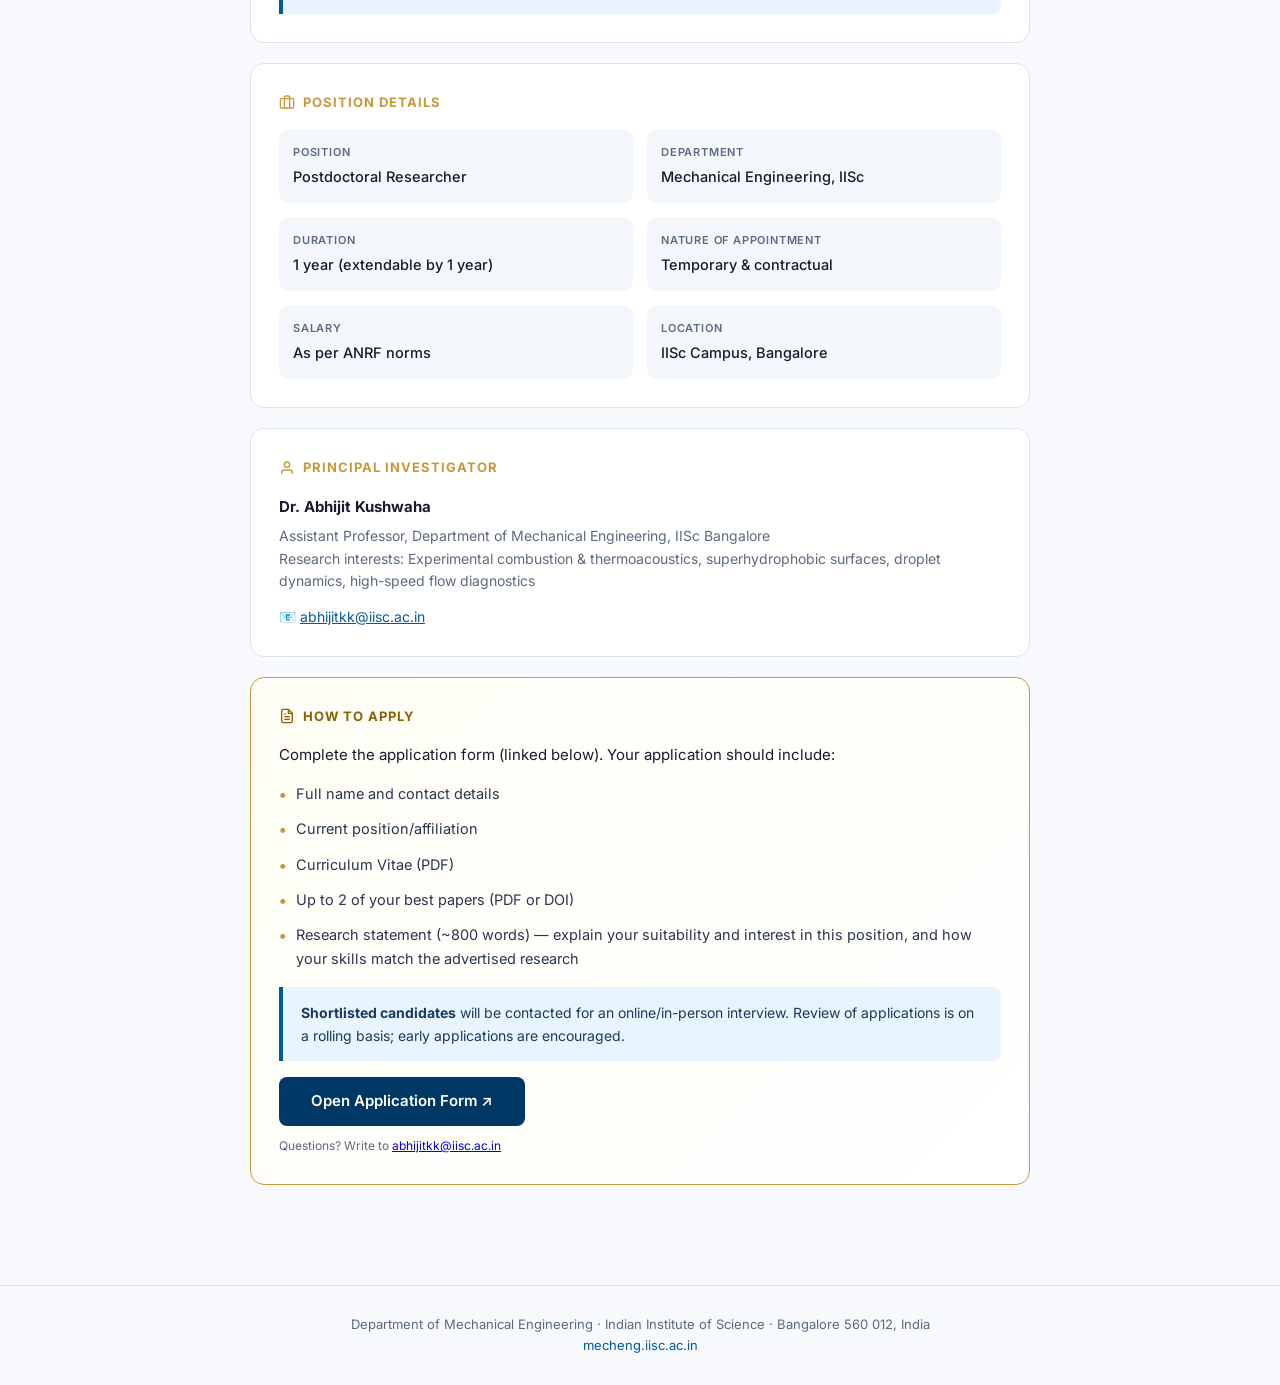
<file: postdoc/postdoc_advt.html>
<!DOCTYPE html>
<html lang="en">
<head>
<meta charset="UTF-8">
<meta name="viewport" content="width=device-width, initial-scale=1.0">
<title>Postdoctoral Researcher — IISc Bangalore (Superhydrophobic Surfaces)</title>
<style>
  @import url('https://fonts.googleapis.com/css2?family=Inter:wght@300;400;500;600;700&family=Crimson+Pro:ital,wght@0,400;0,600;1,400&display=swap');

  *, *::before, *::after { box-sizing: border-box; margin: 0; padding: 0; }

  :root {
    --iisc-blue: #003865;
    --iisc-gold: #C8973A;
    --accent: #005A9C;
    --text: #1a1a2e;
    --muted: #5a6a80;
    --bg: #f8f9fc;
    --card: #ffffff;
    --border: #dde3ed;
    --tag-bg: #e8f0fb;
    --tag-fg: #1a4a8a;
    --highlight: #fff8ed;
    --highlight-border: #e6b854;
  }

  body {
    font-family: 'Inter', sans-serif;
    background: var(--bg);
    color: var(--text);
    line-height: 1.65;
    font-size: 15px;
  }

  .hero {
    background: linear-gradient(135deg, var(--iisc-blue) 0%, #005A9C 100%);
    color: white;
    padding: 48px 24px 40px;
    text-align: center;
    position: relative;
    overflow: hidden;
  }
  .hero::before {
    content: '';
    position: absolute; inset: 0;
    background: url("data:image/svg+xml,%3Csvg width='60' height='60' viewBox='0 0 60 60' xmlns='http://www.w3.org/2000/svg'%3E%3Cg fill='none' fill-rule='evenodd'%3E%3Cg fill='%23ffffff' fill-opacity='0.04'%3E%3Cpath d='M36 34v-4h-2v4h-4v2h4v4h2v-4h4v-2h-4zm0-30V0h-2v4h-4v2h4v4h2V6h4V4h-4zM6 34v-4H4v4H0v2h4v4h2v-4h4v-2H6zM6 4V0H4v4H0v2h4v4h2V6h4V4H6z'/%3E%3C/g%3E%3C/g%3E%3C/svg%3E");
  }
  .hero-label {
    display: inline-block;
    background: rgba(200,151,58,0.25);
    border: 1px solid var(--iisc-gold);
    color: #ffd080;
    font-size: 11px;
    font-weight: 600;
    letter-spacing: 1.5px;
    text-transform: uppercase;
    padding: 4px 14px;
    border-radius: 20px;
    margin-bottom: 18px;
  }
  .hero h1 {
    font-family: 'Crimson Pro', Georgia, serif;
    font-size: clamp(1.6rem, 4vw, 2.4rem);
    font-weight: 600;
    line-height: 1.25;
    max-width: 700px;
    margin: 0 auto 14px;
  }
  .hero-sub {
    font-size: 15px;
    color: rgba(255,255,255,0.78);
    max-width: 540px;
    margin: 0 auto 24px;
  }
  .hero-meta {
    display: flex;
    flex-wrap: wrap;
    justify-content: center;
    gap: 10px;
  }
  .meta-pill {
    display: flex;
    align-items: center;
    gap: 6px;
    background: rgba(255,255,255,0.12);
    border: 1px solid rgba(255,255,255,0.2);
    color: rgba(255,255,255,0.9);
    padding: 5px 14px;
    border-radius: 20px;
    font-size: 13px;
    font-weight: 500;
  }

  .container {
    max-width: 820px;
    margin: 0 auto;
    padding: 0 20px 60px;
  }

  .cta-bar {
    background: var(--highlight);
    border: 1.5px solid var(--highlight-border);
    border-radius: 12px;
    padding: 20px 24px;
    margin: 32px 0;
    display: flex;
    flex-wrap: wrap;
    align-items: center;
    justify-content: space-between;
    gap: 14px;
  }
  .cta-text strong { color: var(--iisc-blue); font-size: 15px; }
  .cta-text p { color: var(--muted); font-size: 13px; margin-top: 2px; }
  .cta-btn {
    display: inline-block;
    background: var(--iisc-gold);
    color: white;
    font-weight: 600;
    font-size: 14px;
    padding: 10px 24px;
    border-radius: 8px;
    text-decoration: none;
    white-space: nowrap;
    transition: opacity .15s;
  }
  .cta-btn:hover { opacity: 0.88; }

  .card {
    background: var(--card);
    border: 1px solid var(--border);
    border-radius: 14px;
    padding: 28px;
    margin-bottom: 20px;
  }
  .card-title {
    font-size: 13px;
    font-weight: 700;
    letter-spacing: 1px;
    text-transform: uppercase;
    color: var(--iisc-gold);
    margin-bottom: 16px;
    display: flex;
    align-items: center;
    gap: 8px;
  }
  .card-title svg { flex-shrink: 0; }

  h2 {
    font-family: 'Crimson Pro', Georgia, serif;
    font-size: 1.35rem;
    font-weight: 600;
    color: var(--iisc-blue);
    margin-bottom: 10px;
  }

  .tags { display: flex; flex-wrap: wrap; gap: 8px; margin-top: 12px; }
  .tag {
    background: var(--tag-bg);
    color: var(--tag-fg);
    font-size: 12px;
    font-weight: 500;
    padding: 4px 12px;
    border-radius: 20px;
    border: 1px solid #c5d8f7;
  }

  ul.checkmark, ul.bullet {
    list-style: none;
    display: flex;
    flex-direction: column;
    gap: 9px;
    padding: 0;
  }
  ul.checkmark li::before { content: '✓'; color: #2a8a4a; font-weight: 700; margin-right: 10px; }
  ul.bullet li::before { content: '•'; color: var(--iisc-gold); font-weight: 700; margin-right: 10px; font-size: 1.1em; }
  ul li { font-size: 14.5px; color: #2a3550; display: flex; align-items: flex-start; }

  .info-box {
    background: #e8f4ff;
    border-left: 4px solid var(--accent);
    border-radius: 0 8px 8px 0;
    padding: 14px 18px;
    font-size: 14px;
    color: #1a3a5c;
    margin-top: 14px;
  }

  .grid-2 { display: grid; grid-template-columns: 1fr 1fr; gap: 14px; }
  @media (max-width: 540px) { .grid-2 { grid-template-columns: 1fr; } }

  .kv-item { padding: 14px; background: #f4f7fc; border-radius: 10px; }
  .kv-label { font-size: 11px; font-weight: 600; letter-spacing: .8px; text-transform: uppercase; color: var(--muted); margin-bottom: 4px; }
  .kv-value { font-size: 14.5px; font-weight: 500; color: var(--text); }

  .encouraged {
    background: linear-gradient(90deg, #fff3e0, #fff8f0);
    border: 1.5px solid #f5b942;
    border-radius: 10px;
    padding: 14px 18px;
    font-size: 14px;
    display: flex;
    align-items: flex-start;
    gap: 10px;
    margin-top: 14px;
  }
  .encouraged-icon { font-size: 20px; flex-shrink: 0; }

  .footer {
    text-align: center;
    color: var(--muted);
    font-size: 13px;
    padding: 28px 20px;
    border-top: 1px solid var(--border);
    margin-top: 20px;
  }
  .footer a { color: var(--accent); text-decoration: none; }
</style>
</head>
<body>

<div class="hero">
  <div class="hero-label">Position Open · November 2026</div>
  <h1>Postdoctoral Researcher<br>Actively Switchable Superhydrophobic Surfaces</h1>
  <p class="hero-sub">Department of Mechanical Engineering · Indian Institute of Science, Bangalore</p>
  <div class="hero-meta">
    <span class="meta-pill">
      <svg width="14" height="14" viewBox="0 0 24 24" fill="none" stroke="currentColor" stroke-width="2"><path d="M21 10c0 7-9 13-9 13s-9-6-9-13a9 9 0 0 1 18 0z"/><circle cx="12" cy="10" r="3"/></svg>
      Bangalore, India
    </span>
    <span class="meta-pill">
      <svg width="14" height="14" viewBox="0 0 24 24" fill="none" stroke="currentColor" stroke-width="2"><rect x="3" y="4" width="18" height="18" rx="2" ry="2"/><line x1="16" y1="2" x2="16" y2="6"/><line x1="8" y1="2" x2="8" y2="6"/><line x1="3" y1="10" x2="21" y2="10"/></svg>
      Start: 2027 (Flexible)
    </span>
    <span class="meta-pill">
      <svg width="14" height="14" viewBox="0 0 24 24" fill="none" stroke="currentColor" stroke-width="2"><circle cx="12" cy="12" r="10"/><polyline points="12 6 12 12 16 14"/></svg>
      1 Year + possible extension
    </span>
    <span class="meta-pill">
      <svg width="14" height="14" viewBox="0 0 24 24" fill="none" stroke="currentColor" stroke-width="2"><path d="M12 2l3.09 6.26L22 9.27l-5 4.87 1.18 6.88L12 17.77l-6.18 3.25L7 14.14 2 9.27l6.91-1.01L12 2z"/></svg>
      ANRF-funded
    </span>
  </div>
</div>

<div class="container">

  <div class="cta-bar">
    <div class="cta-text">
      <strong>Applications are open</strong>
      <p>Submit your CV, research statement, and two best papers via the application form.</p>
    </div>
    <a class="cta-btn" href="#apply">Apply Now →</a>
  </div>

  <div class="card">
    <div class="card-title">
      <svg width="16" height="16" viewBox="0 0 24 24" fill="none" stroke="currentColor" stroke-width="2"><path d="M9 3H5a2 2 0 0 0-2 2v4m6-6h10a2 2 0 0 1 2 2v4M9 3v18m0 0h10a2 2 0 0 0 2-2v-4M9 21H5a2 2 0 0 0-2-2v-4m0 0h18"/></svg>
      About the Research
    </div>
    <h2>Designing Actively Switchable Superhydrophobic Surfaces</h2>
    <p style="color:#2a3550; font-size:15px; margin-bottom:14px;">
      This project investigates the design and fabrication of actively switchable superhydrophobic surfaces and explores how droplets <strong>move, slide, and rotate</strong> on engineered non-wetting surfaces. The fundamental insights will be translated towards applications in <strong>drag reduction</strong> and fluid–surface interaction control.
    </p>
    <div class="tags">
      <span class="tag">Superhydrophobic Surfaces</span>
      <span class="tag">Non-Wetting</span>
      <span class="tag">Droplet Dynamics</span>
      <span class="tag">Drag Reduction</span>
      <span class="tag">Surface Engineering</span>
      <span class="tag">Micro/Nano Textures</span>
    </div>
    <div class="encouraged">
      <span class="encouraged-icon">🧪</span>
      <span><strong>Candidates with cleanroom experience and micro/nano-textured surface fabrication skills are highly encouraged to apply.</strong></span>
    </div>
  </div>

  <div class="card">
    <div class="card-title">
      <svg width="16" height="16" viewBox="0 0 24 24" fill="none" stroke="currentColor" stroke-width="2"><polyline points="22 12 18 12 15 21 9 3 6 12 2 12"/></svg>
      Roles &amp; Opportunities
    </div>
    <ul class="bullet">
      <li>Lead independent experimental research on switchable superhydrophobic surfaces</li>
      <li>Publish high-quality, peer-reviewed papers in leading journals</li>
      <li>Contribute to lab development and experimental infrastructure at IISc</li>
      <li>Mentor M.Tech and PhD students</li>
      <li>Collaborate with national and international research groups</li>
      <li>Participate in writing future grant proposals</li>
    </ul>
  </div>

  <div class="card">
    <div class="card-title">
      <svg width="16" height="16" viewBox="0 0 24 24" fill="none" stroke="currentColor" stroke-width="2"><path d="M22 11.08V12a10 10 0 1 1-5.93-9.14"/><polyline points="22 4 12 14.01 9 11.01"/></svg>
      Requirements &amp; Qualifications
    </div>
    <ul class="checkmark">
      <li>PhD in Mechanical Engineering, Chemical Engineering, or a closely related discipline</li>
      <li>Strong research record demonstrated through publications</li>
      <li>Ability to conduct independent, hypothesis-driven experimental research</li>
      <li>Experience in surface engineering, fluid mechanics, or experimental methods</li>
      <li>Good scientific writing and communication skills</li>
    </ul>
    <div class="info-box">
      <strong>Preferred (not mandatory):</strong> Prior experience with cleanroom processing, micro/nanofabrication, contact-angle measurements, or imaging-based flow diagnostics.
    </div>
  </div>

  <div class="card">
    <div class="card-title">
      <svg width="16" height="16" viewBox="0 0 24 24" fill="none" stroke="currentColor" stroke-width="2"><rect x="2" y="7" width="20" height="14" rx="2" ry="2"/><path d="M16 21V5a2 2 0 0 0-2-2h-4a2 2 0 0 0-2 2v16"/></svg>
      Position Details
    </div>
    <div class="grid-2">
      <div class="kv-item">
        <div class="kv-label">Position</div>
        <div class="kv-value">Postdoctoral Researcher</div>
      </div>
      <div class="kv-item">
        <div class="kv-label">Department</div>
        <div class="kv-value">Mechanical Engineering, IISc</div>
      </div>
      <div class="kv-item">
        <div class="kv-label">Duration</div>
        <div class="kv-value">1 year (extendable by 1 year)</div>
      </div>
      <div class="kv-item">
        <div class="kv-label">Nature of Appointment</div>
        <div class="kv-value">Temporary &amp; contractual</div>
      </div>
      <div class="kv-item">
        <div class="kv-label">Salary</div>
        <div class="kv-value">As per ANRF norms</div>
      </div>
      <div class="kv-item">
        <div class="kv-label">Location</div>
        <div class="kv-value">IISc Campus, Bangalore</div>
      </div>
    </div>
  </div>

  <div class="card">
    <div class="card-title">
      <svg width="16" height="16" viewBox="0 0 24 24" fill="none" stroke="currentColor" stroke-width="2"><path d="M20 21v-2a4 4 0 0 0-4-4H8a4 4 0 0 0-4 4v2"/><circle cx="12" cy="7" r="4"/></svg>
      Principal Investigator
    </div>
    <p style="font-size:15px; margin-bottom:6px;"><strong>Dr. Abhijit Kushwaha</strong></p>
    <p style="color:var(--muted); font-size:14px; line-height:1.6;">
      Assistant Professor, Department of Mechanical Engineering, IISc Bangalore<br>
      Research interests: Experimental combustion &amp; thermoacoustics, superhydrophobic surfaces, droplet dynamics, high-speed flow diagnostics
    </p>
    <p style="margin-top:12px; font-size:14px;">
      📧 <a href="mailto:abhijitkk@iisc.ac.in" style="color:var(--accent);">abhijitkk@iisc.ac.in</a>
    </p>
  </div>

  <div id="apply" class="card" style="border-color: var(--iisc-gold); background: linear-gradient(135deg,#fffdf5,#fff);">
    <div class="card-title" style="color: #8a6000;">
      <svg width="16" height="16" viewBox="0 0 24 24" fill="none" stroke="currentColor" stroke-width="2"><path d="M14 2H6a2 2 0 0 0-2 2v16a2 2 0 0 0 2 2h12a2 2 0 0 0 2-2V8z"/><polyline points="14 2 14 8 20 8"/><line x1="16" y1="13" x2="8" y2="13"/><line x1="16" y1="17" x2="8" y2="17"/><polyline points="10 9 9 9 8 9"/></svg>
      How to Apply
    </div>
    <p style="font-size:15px; margin-bottom:14px;">
      Complete the application form (linked below). Your application should include:
    </p>
    <ul class="bullet" style="margin-bottom:16px;">
      <li>Full name and contact details</li>
      <li>Current position/affiliation</li>
      <li>Curriculum Vitae (PDF)</li>
      <li>Up to 2 of your best papers (PDF or DOI)</li>
      <li>Research statement (~800 words) — explain your suitability and interest in this position, and how your skills match the advertised research</li>
    </ul>
    <div class="info-box" style="margin-bottom:16px;">
      <strong>Shortlisted candidates</strong> will be contacted for an online/in-person interview. Review of applications is on a rolling basis; early applications are encouraged.
    </div>
    <a class="cta-btn" href="https://forms.gle/fHqy4BmEtC9A257CA" target="_blank" style="display:inline-block; font-size:15px; padding:12px 32px; background: var(--iisc-blue);">
      Open Application Form ↗
    </a>
    <p style="font-size:12px; color:var(--muted); margin-top:10px;">
      Questions? Write to <a href="mailto:abhijitkk@iisc.ac.in">abhijitkk@iisc.ac.in</a>
    </p>
  </div>

</div>

<div class="footer">
  Department of Mechanical Engineering · Indian Institute of Science · Bangalore 560 012, India<br>
  <a href="https://mecheng.iisc.ac.in" target="_blank">mecheng.iisc.ac.in</a>
</div>

</body>
</html>
</file>
<file: styles.css>
:root {
    --primary-blue: #1a3a52;
    --secondary-blue: #2d5a7b;
    --accent-gold: #d4a574;
    --text-dark: #1a1a1a;
    --text-gray: #4a4a4a;
    --text-light: #6a6a6a;
    --bg-light: #fafafa;
    --bg-white: #ffffff;
    --border-light: #e0e0e0;
}

* {
    margin: 0;
    padding: 0;
    box-sizing: border-box;
}

body {
    font-family: 'Work Sans', -apple-system, BlinkMacSystemFont, sans-serif;
    color: var(--text-dark);
    line-height: 1.7;
    background: var(--bg-light);
    overflow-x: hidden;
}

h1, h2, h3, h4, h5, h6 {
    font-family: 'Crimson Pro', Georgia, serif;
    font-weight: 600;
    line-height: 1.2;
    color: var(--primary-blue);
}

/* Navigation */
.navbar {
    background: var(--bg-white);
    border-bottom: 1px solid var(--border-light);
    position: sticky;
    top: 0;
    z-index: 100;
    backdrop-filter: blur(10px);
    background: rgba(255, 255, 255, 0.95);
}

.nav-container {
    max-width: 1200px;
    margin: 0 auto;
    padding: 1.5rem 2rem;
    display: flex;
    justify-content: space-between;
    align-items: center;
}

.nav-logo {
    font-family: 'Crimson Pro', serif;
    font-size: 1.5rem;
    font-weight: 600;
    color: var(--primary-blue);
    text-decoration: none;
    letter-spacing: -0.5px;
}

.nav-menu {
    display: flex;
    list-style: none;
    gap: 2.5rem;
}

.nav-link {
    text-decoration: none;
    color: var(--text-gray);
    font-size: 0.95rem;
    font-weight: 400;
    transition: color 0.3s ease;
    position: relative;
}

.nav-link:hover,
.nav-link.active {
    color: var(--primary-blue);
}

.nav-link.active::after {
    content: '';
    position: absolute;
    bottom: -8px;
    left: 0;
    right: 0;
    height: 2px;
    background: var(--accent-gold);
}

/* Hero Section */
.hero {
    background: linear-gradient(135deg, var(--primary-blue) 0%, var(--secondary-blue) 100%);
    color: white;
    padding: 8rem 2rem 6rem;
    position: relative;
    overflow: hidden;
}

.hero::before {
    content: '';
    position: absolute;
    top: 0;
    left: 0;
    right: 0;
    bottom: 0;
    background: 
        radial-gradient(circle at 20% 50%, rgba(212, 165, 116, 0.1) 0%, transparent 50%),
        radial-gradient(circle at 80% 80%, rgba(255, 255, 255, 0.05) 0%, transparent 50%);
    pointer-events: none;
}

.hero-content {
    max-width: 1200px;
    margin: 0 auto;
    position: relative;
    z-index: 1;
}

.hero h1 {
    font-size: 4.5rem;
    font-weight: 300;
    margin-bottom: 1rem;
    color: white;
    letter-spacing: -2px;
}

.subtitle {
    font-size: 1.5rem;
    font-weight: 400;
    color: rgba(255, 255, 255, 0.9);
    margin-bottom: 0.5rem;
}

.tagline {
    font-size: 1.1rem;
    color: var(--accent-gold);
    font-weight: 300;
    letter-spacing: 0.5px;
}

/* Animations */
.fade-in {
    animation: fadeInUp 0.8s ease-out forwards;
    opacity: 0;
}

.fade-in-delay-1 {
    animation: fadeInUp 0.8s ease-out 0.2s forwards;
    opacity: 0;
}

.fade-in-delay-2 {
    animation: fadeInUp 0.8s ease-out 0.4s forwards;
    opacity: 0;
}

@keyframes fadeInUp {
    from {
        opacity: 0;
        transform: translateY(30px);
    }
    to {
        opacity: 1;
        transform: translateY(0);
    }
}

/* Container */
.container {
    max-width: 1200px;
    margin: 0 auto;
    padding: 0 2rem;
}

/* About Section */
.about {
    padding: 5rem 0;
    background: var(--bg-white);
}

.about-grid {
    display: grid;
    grid-template-columns: 2fr 1fr;
    gap: 4rem;
}

.about-content h2 {
    font-size: 3rem;
    margin-bottom: 2rem;
    position: relative;
    display: inline-block;
}

.about-content h2::after {
    content: '';
    position: absolute;
    bottom: -8px;
    left: 0;
    width: 60px;
    height: 3px;
    background: var(--accent-gold);
}

.about-content p {
    font-size: 1.1rem;
    color: var(--text-gray);
    margin-bottom: 1.5rem;
    line-height: 1.8;
}

/* Research Highlights */
.research-highlights {
    margin-top: 4rem;
}

.research-highlights h3 {
    font-size: 1.8rem;
    margin-bottom: 2rem;
    color: var(--primary-blue);
}

.highlight-cards {
    display: grid;
    gap: 1.5rem;
}

.highlight-card {
    background: var(--bg-light);
    padding: 2rem;
    border-left: 4px solid var(--accent-gold);
    transition: transform 0.3s ease, box-shadow 0.3s ease;
}

.highlight-card:hover {
    transform: translateX(8px);
    box-shadow: -8px 8px 24px rgba(0, 0, 0, 0.08);
}

.card-number {
    font-family: 'Crimson Pro', serif;
    font-size: 2.5rem;
    font-weight: 300;
    color: var(--accent-gold);
    opacity: 0.5;
    margin-bottom: 0.5rem;
}

.highlight-card h4 {
    font-size: 1.3rem;
    margin-bottom: 0.75rem;
    color: var(--primary-blue);
}

.highlight-card p {
    font-size: 1rem;
    color: var(--text-light);
    line-height: 1.6;
}

/* Sidebar */
.about-sidebar {
    display: flex;
    flex-direction: column;
    gap: 2rem;
}

.profile-card {
    background: var(--bg-light);
    padding: 2rem;
    text-align: center;
    border: 1px solid var(--border-light);
}

.profile-image-placeholder {
    width: 200px;
    height: 200px;
    margin: 0 auto 1rem;
    background: white;
    border-radius: 50%;
    overflow: hidden;
    border: 3px solid var(--accent-gold);
}

.profile-image-placeholder svg {
    width: 100%;
    height: 100%;
}

.profile-note {
    font-size: 0.9rem;
    color: var(--text-light);
    font-style: italic;
}

.expertise-box {
    background: var(--primary-blue);
    color: white;
    padding: 2rem;
}

.expertise-box h4 {
    color: var(--accent-gold);
    font-size: 1.3rem;
    margin-bottom: 1.5rem;
}

.expertise-box ul {
    list-style: none;
}

.expertise-box li {
    padding: 0.5rem 0;
    border-bottom: 1px solid rgba(255, 255, 255, 0.1);
    font-size: 0.95rem;
}

.expertise-box li:last-child {
    border-bottom: none;
}

/* CTA Section */
.cta-section {
    background: var(--bg-light);
    padding: 5rem 0;
    border-top: 1px solid var(--border-light);
}

.cta-content {
    text-align: center;
    max-width: 700px;
    margin: 0 auto;
}

.cta-content h2 {
    font-size: 2.5rem;
    margin-bottom: 1.5rem;
}

.cta-content p {
    font-size: 1.1rem;
    color: var(--text-gray);
    margin-bottom: 2rem;
    line-height: 1.8;
}

.cta-button {
    display: inline-block;
    background: var(--primary-blue);
    color: white;
    padding: 1rem 3rem;
    text-decoration: none;
    font-weight: 500;
    font-size: 1.05rem;
    border-radius: 4px;
    transition: all 0.3s ease;
    letter-spacing: 0.5px;
}

.cta-button:hover {
    background: var(--secondary-blue);
    transform: translateY(-2px);
    box-shadow: 0 8px 20px rgba(26, 58, 82, 0.2);
}

/* Footer */
footer {
    background: var(--primary-blue);
    color: white;
    padding: 2rem 0;
    text-align: center;
    font-size: 0.9rem;
}

/* Research Page Styles */
.page-header {
    background: linear-gradient(135deg, var(--primary-blue) 0%, var(--secondary-blue) 100%);
    color: white;
    padding: 5rem 2rem 4rem;
    position: relative;
}

.page-header h1 {
    font-size: 3.5rem;
    color: white;
    margin-bottom: 1rem;
}

.header-subtitle {
    font-size: 1.2rem;
    color: rgba(255, 255, 255, 0.85);
    font-weight: 300;
}

.research-content {
    padding: 5rem 0;
    background: var(--bg-white);
}

.research-intro {
    max-width: 900px;
    margin: 0 auto 5rem;
    font-size: 1.15rem;
    line-height: 1.9;
    color: var(--text-gray);
    text-align: center;
}

.research-areas {
    display: flex;
    flex-direction: column;
    gap: 5rem;
}

.research-area {
    display: grid;
    grid-template-columns: 100px 1fr;
    gap: 3rem;
    padding: 3rem 0;
    border-bottom: 1px solid var(--border-light);
}

.research-area:last-child {
    border-bottom: none;
}

.area-number {
    font-family: 'Crimson Pro', serif;
    font-size: 5rem;
    font-weight: 300;
    color: var(--accent-gold);
    opacity: 0.3;
    line-height: 1;
}

.area-content h2 {
    font-size: 2rem;
    margin-bottom: 2rem;
    line-height: 1.3;
}

.area-description {
    margin-bottom: 2.5rem;
}

.area-description p {
    font-size: 1.1rem;
    line-height: 1.8;
    color: var(--text-gray);
}

.research-details {
    background: var(--bg-light);
    padding: 2.5rem;
    border-left: 3px solid var(--accent-gold);
}

.research-details h3 {
    font-size: 1.4rem;
    margin-bottom: 1.2rem;
    margin-top: 2rem;
    color: var(--primary-blue);
}

.research-details h3:first-child {
    margin-top: 0;
}

.research-details p {
    font-size: 1.05rem;
    line-height: 1.8;
    color: var(--text-gray);
    margin-bottom: 1rem;
}

.research-details ul {
    list-style: none;
    margin: 1.5rem 0;
}

.research-details li {
    padding: 0.75rem 0 0.75rem 2rem;
    position: relative;
    font-size: 1.05rem;
    line-height: 1.7;
    color: var(--text-gray);
}

.research-details li::before {
    content: '→';
    position: absolute;
    left: 0;
    color: var(--accent-gold);
    font-weight: 600;
}

.research-philosophy {
    margin-top: 5rem;
    padding: 3rem;
    background: var(--primary-blue);
    color: white;
}

.research-philosophy h2 {
    font-size: 2.2rem;
    margin-bottom: 2rem;
    color: var(--accent-gold);
}

.research-philosophy p {
    font-size: 1.1rem;
    line-height: 1.9;
    margin-bottom: 1.5rem;
    color: rgba(255, 255, 255, 0.9);
}

.research-philosophy p:last-child {
    margin-bottom: 0;
}

/* Publications Page Styles */
.publications-section {
    padding: 5rem 0;
    background: var(--bg-white);
}

.publication-category {
    margin-bottom: 4rem;
}

.publication-category h2 {
    font-size: 2.2rem;
    margin-bottom: 2.5rem;
    padding-bottom: 1rem;
    border-bottom: 2px solid var(--accent-gold);
}

.publication-item {
    background: var(--bg-light);
    padding: 2rem;
    margin-bottom: 1.5rem;
    border-left: 4px solid var(--secondary-blue);
    transition: all 0.3s ease;
}

.publication-item:hover {
    transform: translateX(8px);
    box-shadow: -8px 8px 24px rgba(0, 0, 0, 0.08);
    border-left-color: var(--accent-gold);
}

.pub-title {
    font-size: 1.2rem;
    font-weight: 600;
    color: var(--primary-blue);
    margin-bottom: 0.75rem;
    line-height: 1.4;
}

.pub-authors {
    font-size: 1rem;
    color: var(--text-gray);
    margin-bottom: 0.5rem;
}

.pub-venue {
    font-size: 0.95rem;
    color: var(--text-light);
    font-style: italic;
}

.pub-note {
    background: var(--bg-light);
    padding: 2rem;
    border-left: 4px solid var(--accent-gold);
    font-size: 1rem;
    color: var(--text-gray);
    font-style: italic;
    margin-bottom: 3rem;
}

/* Contact Page Styles */
.contact-section {
    padding: 5rem 0;
    background: var(--bg-white);
}

.contact-grid {
    display: grid;
    grid-template-columns: 1fr 1fr;
    gap: 4rem;
    margin-top: 3rem;
}

.contact-info {
    background: var(--bg-light);
    padding: 3rem;
    border-left: 4px solid var(--accent-gold);
}

.contact-info h3 {
    font-size: 1.6rem;
    margin-bottom: 2rem;
    color: var(--primary-blue);
}

.info-item {
    margin-bottom: 2rem;
}

.info-label {
    font-size: 0.9rem;
    font-weight: 600;
    color: var(--text-light);
    text-transform: uppercase;
    letter-spacing: 1px;
    margin-bottom: 0.5rem;
}

.info-content {
    font-size: 1.1rem;
    color: var(--text-dark);
}

.info-content a {
    color: var(--secondary-blue);
    text-decoration: none;
    transition: color 0.3s ease;
}

.info-content a:hover {
    color: var(--accent-gold);
}

.cv-download {
    background: var(--primary-blue);
    color: white;
    padding: 3rem;
}

.cv-download h3 {
    font-size: 1.6rem;
    margin-bottom: 1.5rem;
    color: var(--accent-gold);
}

.cv-download p {
    font-size: 1rem;
    line-height: 1.7;
    margin-bottom: 2rem;
    color: rgba(255, 255, 255, 0.9);
}

.download-button {
    display: inline-block;
    background: var(--accent-gold);
    color: var(--primary-blue);
    padding: 1rem 2.5rem;
    text-decoration: none;
    font-weight: 600;
    font-size: 1.05rem;
    border-radius: 4px;
    transition: all 0.3s ease;
}

.download-button:hover {
    background: white;
    transform: translateY(-2px);
    box-shadow: 0 8px 20px rgba(0, 0, 0, 0.15);
}

.profiles-section {
    margin-top: 3rem;
    padding: 3rem;
    background: var(--bg-light);
}

.profiles-section h3 {
    font-size: 1.6rem;
    margin-bottom: 2rem;
    color: var(--primary-blue);
}

.profile-links {
    display: flex;
    gap: 1.5rem;
    flex-wrap: wrap;
}

.profile-link {
    display: inline-block;
    padding: 0.75rem 1.5rem;
    background: white;
    color: var(--primary-blue);
    text-decoration: none;
    border: 2px solid var(--primary-blue);
    border-radius: 4px;
    font-weight: 500;
    transition: all 0.3s ease;
}

.profile-link:hover {
    background: var(--primary-blue);
    color: white;
}

/* News Page Styles */
.news-section {
    padding: 5rem 0;
    background: var(--bg-white);
}

.news-intro {
    max-width: 800px;
    margin: 0 auto 3rem;
    text-align: center;
    font-size: 1.1rem;
    color: var(--text-gray);
}

.news-grid {
    display: grid;
    gap: 2rem;
    max-width: 900px;
    margin: 0 auto;
}

.news-item {
    background: var(--bg-light);
    padding: 2.5rem;
    border-left: 4px solid var(--accent-gold);
    transition: transform 0.3s ease, box-shadow 0.3s ease;
}

.news-item:hover {
    transform: translateX(8px);
    box-shadow: -8px 8px 24px rgba(0, 0, 0, 0.08);
}

.news-date {
    font-size: 0.9rem;
    font-weight: 600;
    color: var(--accent-gold);
    margin-bottom: 0.75rem;
    text-transform: uppercase;
    letter-spacing: 1px;
}

.news-item h3 {
    font-size: 1.4rem;
    margin-bottom: 1rem;
    color: var(--primary-blue);
}

.news-item p {
    font-size: 1.05rem;
    line-height: 1.7;
    color: var(--text-gray);
}

.news-placeholder {
    background: var(--bg-light);
    padding: 3rem;
    text-align: center;
    border: 2px dashed var(--border-light);
    margin-top: 2rem;
}

.news-placeholder p {
    font-size: 1.1rem;
    color: var(--text-light);
    font-style: italic;
}

/* ── People Page ── */
.people-section {
    padding: 5rem 0;
    background: var(--bg-white);
}

.people-group {
    margin-bottom: 5rem;
}

.people-group-title {
    font-size: 2.2rem;
    margin-bottom: 2.5rem;
    padding-bottom: 1rem;
    border-bottom: 2px solid var(--accent-gold);
    color: var(--primary-blue);
}

/* PI card */
.pi-card {
    display: grid;
    grid-template-columns: 260px 1fr;
    gap: 3rem;
    background: var(--bg-light);
    border-left: 4px solid var(--accent-gold);
    padding: 2.5rem;
    align-items: start;
}

.pi-photo-wrap {
    width: 220px;
    height: 220px;
    border-radius: 50%;
    overflow: hidden;
    border: 4px solid var(--accent-gold);
    flex-shrink: 0;
}

.pi-photo {
    width: 100%;
    height: 100%;
    object-fit: cover;
}

.pi-name {
    font-size: 1.9rem;
    margin-bottom: 0.4rem;
    color: var(--primary-blue);
}

.pi-designation {
    font-size: 1.15rem;
    font-weight: 600;
    color: var(--accent-gold);
    margin-bottom: 0.4rem;
}

.pi-dept {
    font-size: 1rem;
    color: var(--text-light);
    margin-bottom: 1.5rem;
    line-height: 1.6;
}

.pi-bio {
    font-size: 1.05rem;
    color: var(--text-gray);
    line-height: 1.8;
    margin-bottom: 1.5rem;
}

.pi-links {
    display: flex;
    gap: 1rem;
    flex-wrap: wrap;
}

.pi-link {
    display: inline-block;
    padding: 0.5rem 1.2rem;
    background: white;
    color: var(--primary-blue);
    text-decoration: none;
    border: 2px solid var(--primary-blue);
    border-radius: 4px;
    font-size: 0.9rem;
    font-weight: 500;
    transition: all 0.3s ease;
}

.pi-link:hover {
    background: var(--primary-blue);
    color: white;
}

/* Student / RA grid */
.people-grid {
    display: grid;
    grid-template-columns: repeat(auto-fill, minmax(200px, 1fr));
    gap: 2rem;
}

.person-card {
    background: var(--bg-light);
    padding: 1.75rem 1.5rem;
    text-align: center;
    border: 1px solid var(--border-light);
    transition: transform 0.3s ease, box-shadow 0.3s ease;
}

.person-card:hover {
    transform: translateY(-4px);
    box-shadow: 0 8px 24px rgba(0,0,0,0.08);
}

.person-photo-wrap {
    width: 130px;
    height: 130px;
    border-radius: 50%;
    overflow: hidden;
    margin: 0 auto 1.2rem;
    border: 3px solid var(--accent-gold);
    background: white;
}

.person-photo {
    width: 100%;
    height: 100%;
    object-fit: cover;
}

.person-photo-placeholder {
    width: 100%;
    height: 100%;
    display: flex;
    align-items: center;
    justify-content: center;
    background: var(--bg-light);
}

.person-photo-placeholder svg {
    width: 80%;
    height: 80%;
}

.person-photo-placeholder--open {
    background: var(--primary-blue);
    color: white;
    font-size: 2.5rem;
    font-weight: 300;
}

.person-photo-placeholder--open span {
    color: rgba(255,255,255,0.7);
    line-height: 1;
}

.person-name {
    font-size: 1.1rem;
    margin-bottom: 0.3rem;
    color: var(--primary-blue);
}

.person-role {
    font-size: 0.9rem;
    font-weight: 600;
    color: var(--accent-gold);
    margin-bottom: 0.4rem;
}

.person-topic {
    font-size: 0.9rem;
    color: var(--text-gray);
    line-height: 1.5;
    margin-bottom: 0.4rem;
}

.person-year {
    font-size: 0.85rem;
    color: var(--text-light);
}

.person-card--open {
    border: 2px dashed var(--border-light);
    background: transparent;
}

.person-open-text {
    font-size: 0.95rem;
    color: var(--text-light);
    font-style: italic;
}

.person-open-text a {
    color: var(--secondary-blue);
    text-decoration: none;
}

.person-open-text a:hover {
    color: var(--accent-gold);
}

/* Former members */
.people-group--former {
    background: var(--bg-light);
    padding: 3rem;
}

.former-intro {
    font-size: 1.05rem;
    color: var(--text-gray);
    margin-bottom: 2rem;
}

.former-list {
    display: flex;
    flex-direction: column;
    gap: 0;
}

.former-item {
    display: grid;
    grid-template-columns: 1fr 1fr auto;
    gap: 1rem;
    padding: 1rem 0;
    border-bottom: 1px solid var(--border-light);
    align-items: center;
}

.former-item:last-child {
    border-bottom: none;
}

.former-name-wrap {
    display: flex;
    align-items: center;
    gap: 0.75rem;
}

.former-name {
    font-weight: 600;
    color: var(--primary-blue);
    font-size: 1rem;
}

.former-role-badge {
    font-size: 0.75rem;
    font-weight: 600;
    background: var(--primary-blue);
    color: white;
    padding: 0.2rem 0.6rem;
    border-radius: 3px;
    text-transform: uppercase;
    letter-spacing: 0.5px;
    white-space: nowrap;
}

.former-role-badge--ms {
    background: var(--secondary-blue);
}

.former-role-badge--ra {
    background: var(--accent-gold);
    color: var(--primary-blue);
}

.former-current {
    font-size: 0.95rem;
    color: var(--text-gray);
}

.former-year {
    font-size: 0.85rem;
    color: var(--text-light);
    white-space: nowrap;
}

/* Responsive Design */
@media (max-width: 968px) {
    .about-grid {
        grid-template-columns: 1fr;
        gap: 3rem;
    }

    .about-sidebar {
        order: -1;
    }

    .nav-menu {
        gap: 1.5rem;
    }

    .hero h1 {
        font-size: 3rem;
    }

    .nav-container {
        flex-direction: column;
        gap: 1rem;
    }

    .research-area {
        grid-template-columns: 60px 1fr;
        gap: 2rem;
    }

    .area-number {
        font-size: 3rem;
    }

    .contact-grid {
        grid-template-columns: 1fr;
        gap: 2rem;
    }

    .profile-links {
        justify-content: center;
    }

    .page-header h1 {
        font-size: 2.5rem;
    }

    .research-details {
        padding: 2rem;
    }
}

@media (max-width: 768px) {
    .mobile-menu-toggle {
        display: block;
        background: none;
        border: none;
        font-size: 1.5rem;
        color: var(--primary-blue);
        cursor: pointer;
        padding: 0.5rem;
        position: absolute;
        right: 2rem;
        top: 50%;
        transform: translateY(-50%);
    }

    .nav-container {
        position: relative;
    }

    .nav-menu {
        display: none;
        position: absolute;
        top: 100%;
        left: 0;
        right: 0;
        background: white;
        flex-direction: column;
        padding: 1rem 2rem;
        box-shadow: 0 4px 6px rgba(0,0,0,0.1);
        gap: 0;
    }

    .nav-menu.mobile-active {
        display: flex;
    }

    .nav-link {
        padding: 1rem 0;
        border-bottom: 1px solid var(--border-light);
    }

    .nav-link:last-child {
        border-bottom: none;
    }
}

@media (max-width: 640px) {
    .hero {
        padding: 5rem 1rem 4rem;
    }

    .hero h1 {
        font-size: 2.5rem;
    }

    .subtitle {
        font-size: 1.2rem;
    }

    .about-content h2 {
        font-size: 2rem;
    }

    .nav-menu {
        flex-wrap: wrap;
        justify-content: center;
        gap: 1rem;
    }

    .highlight-card {
        padding: 1.5rem;
    }
}
</file>
